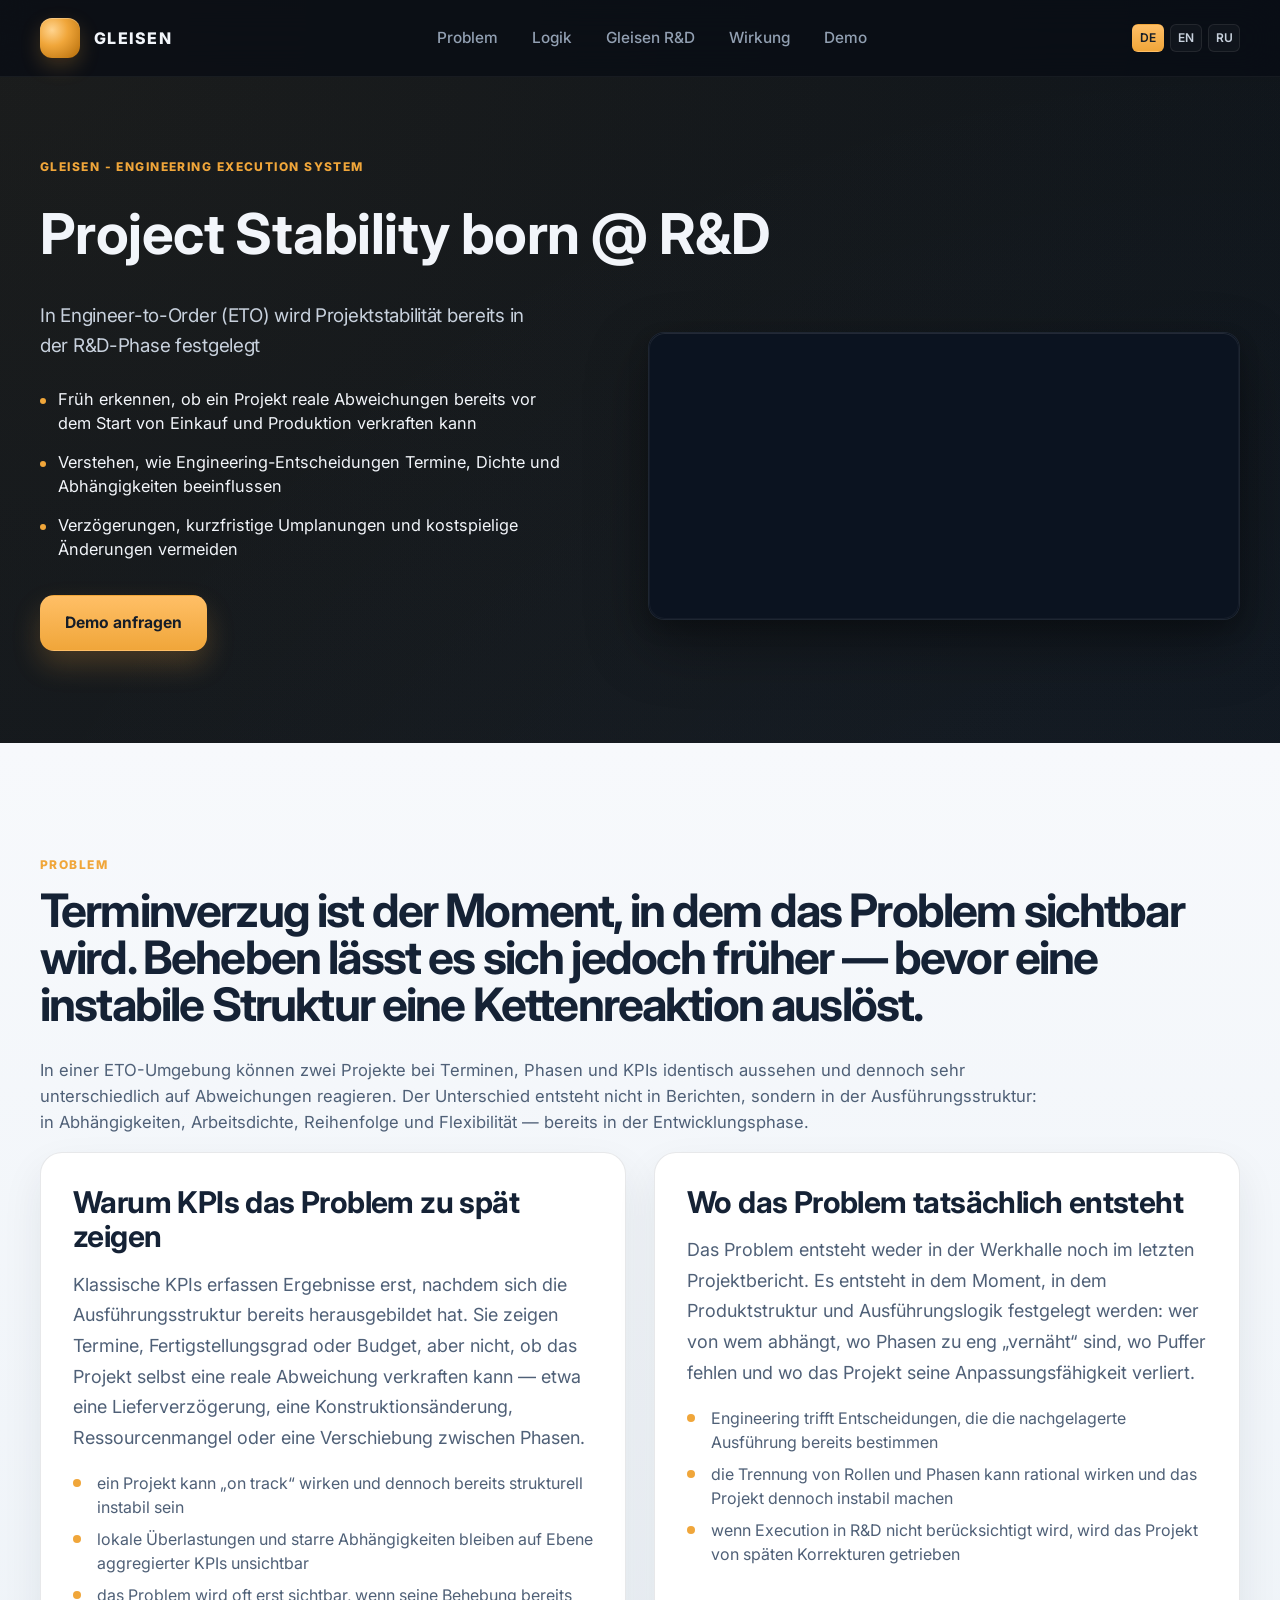
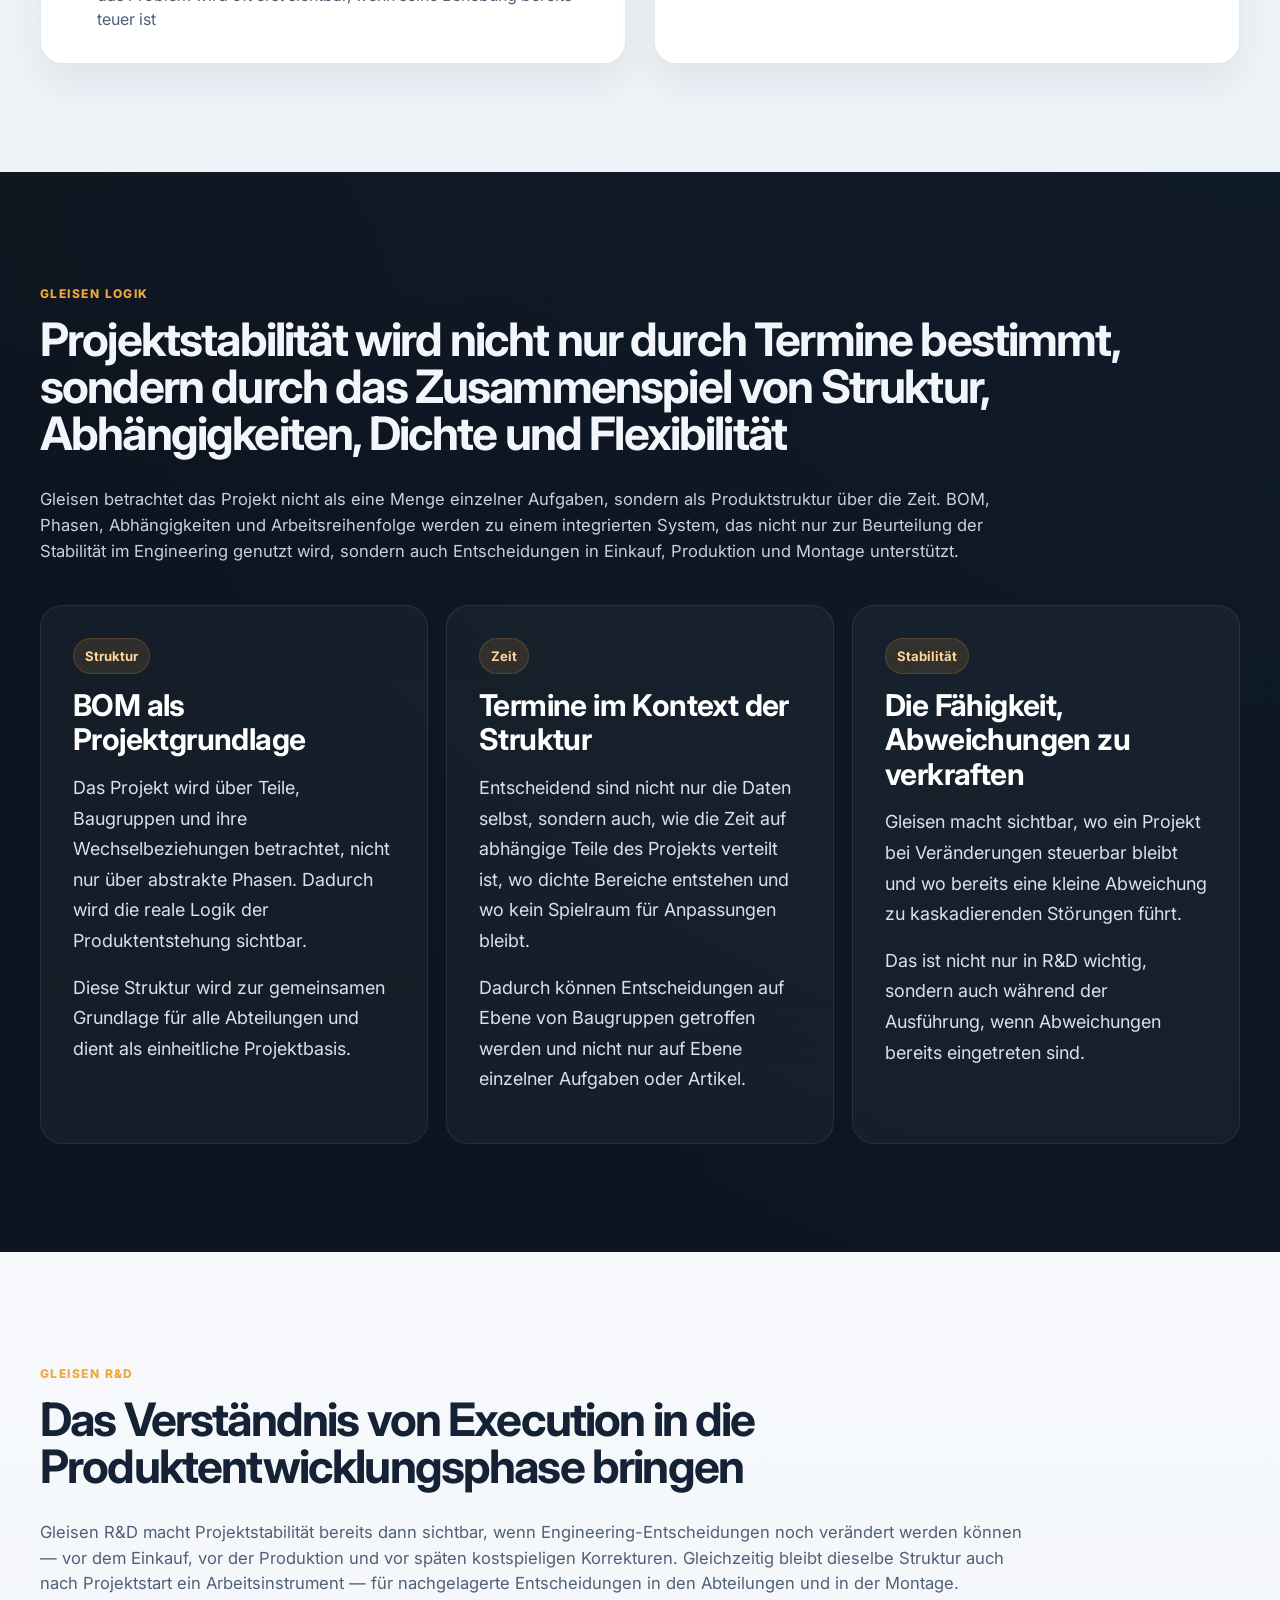
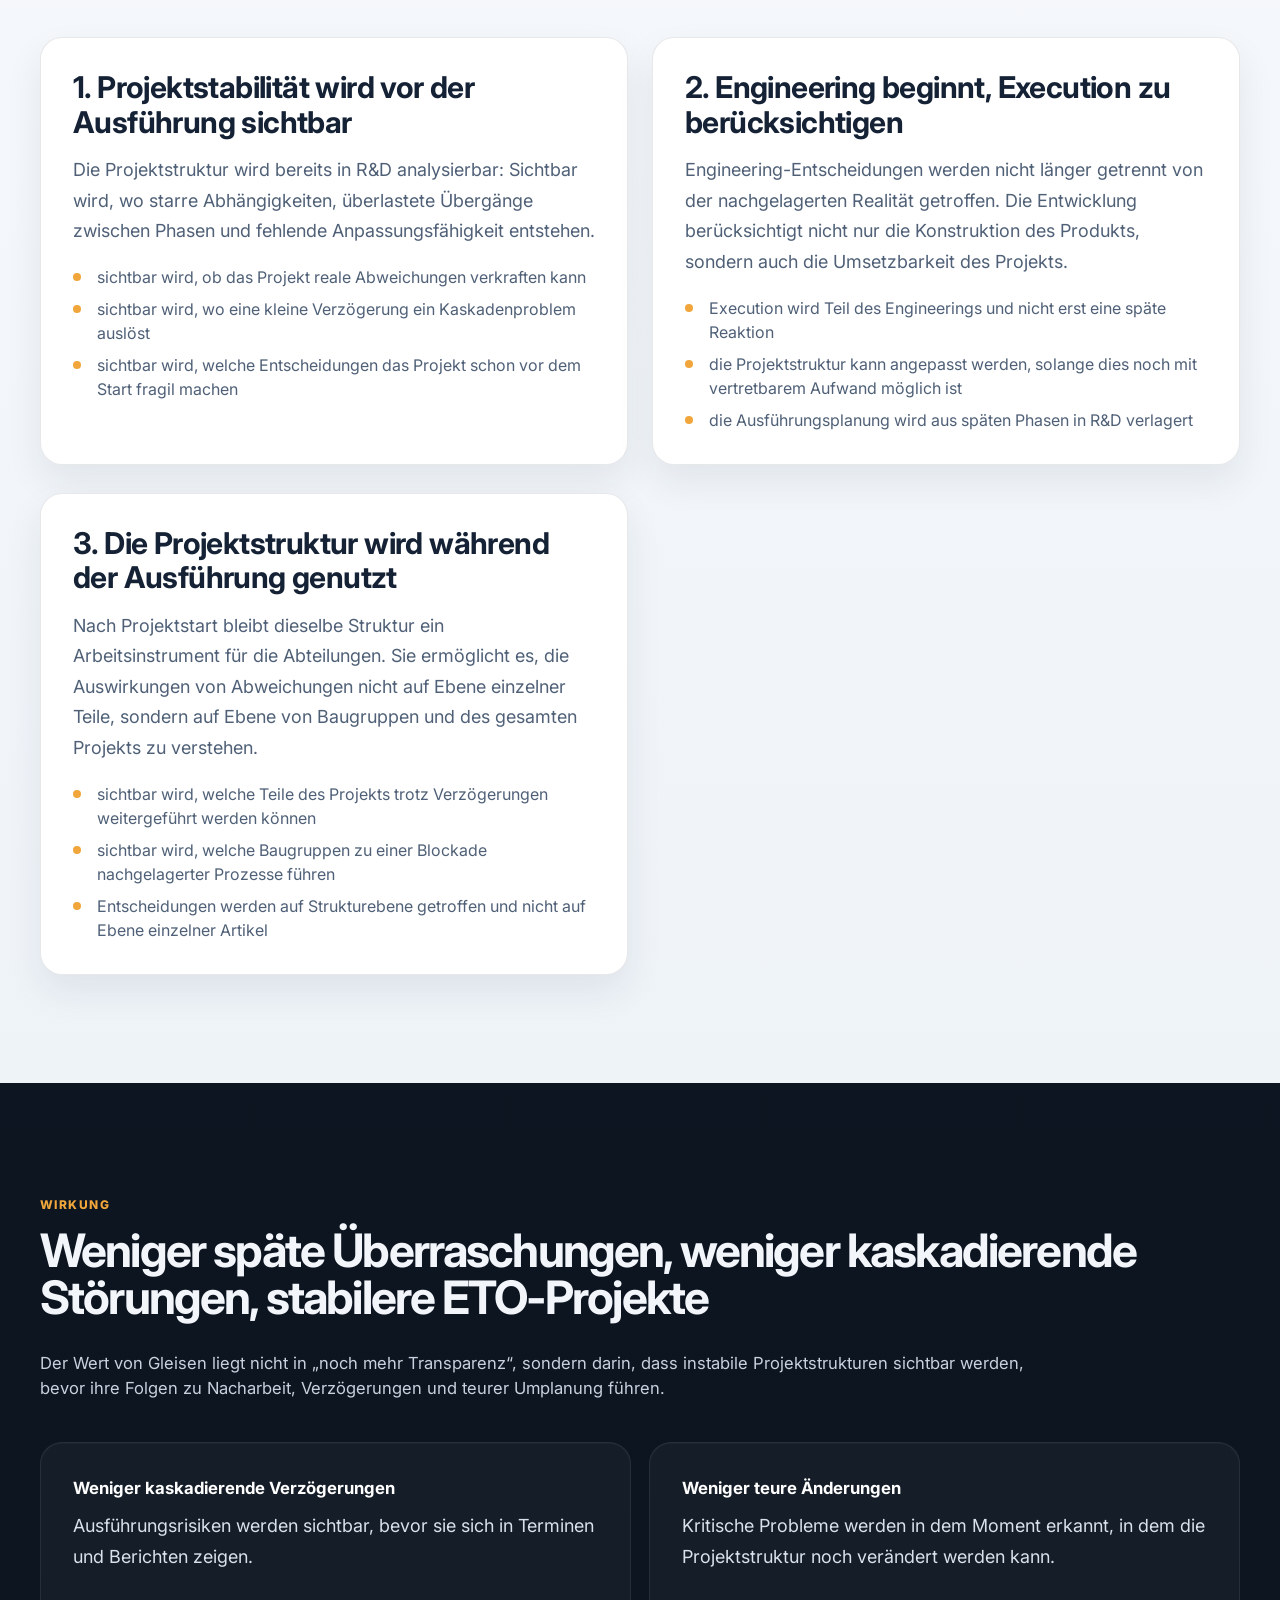
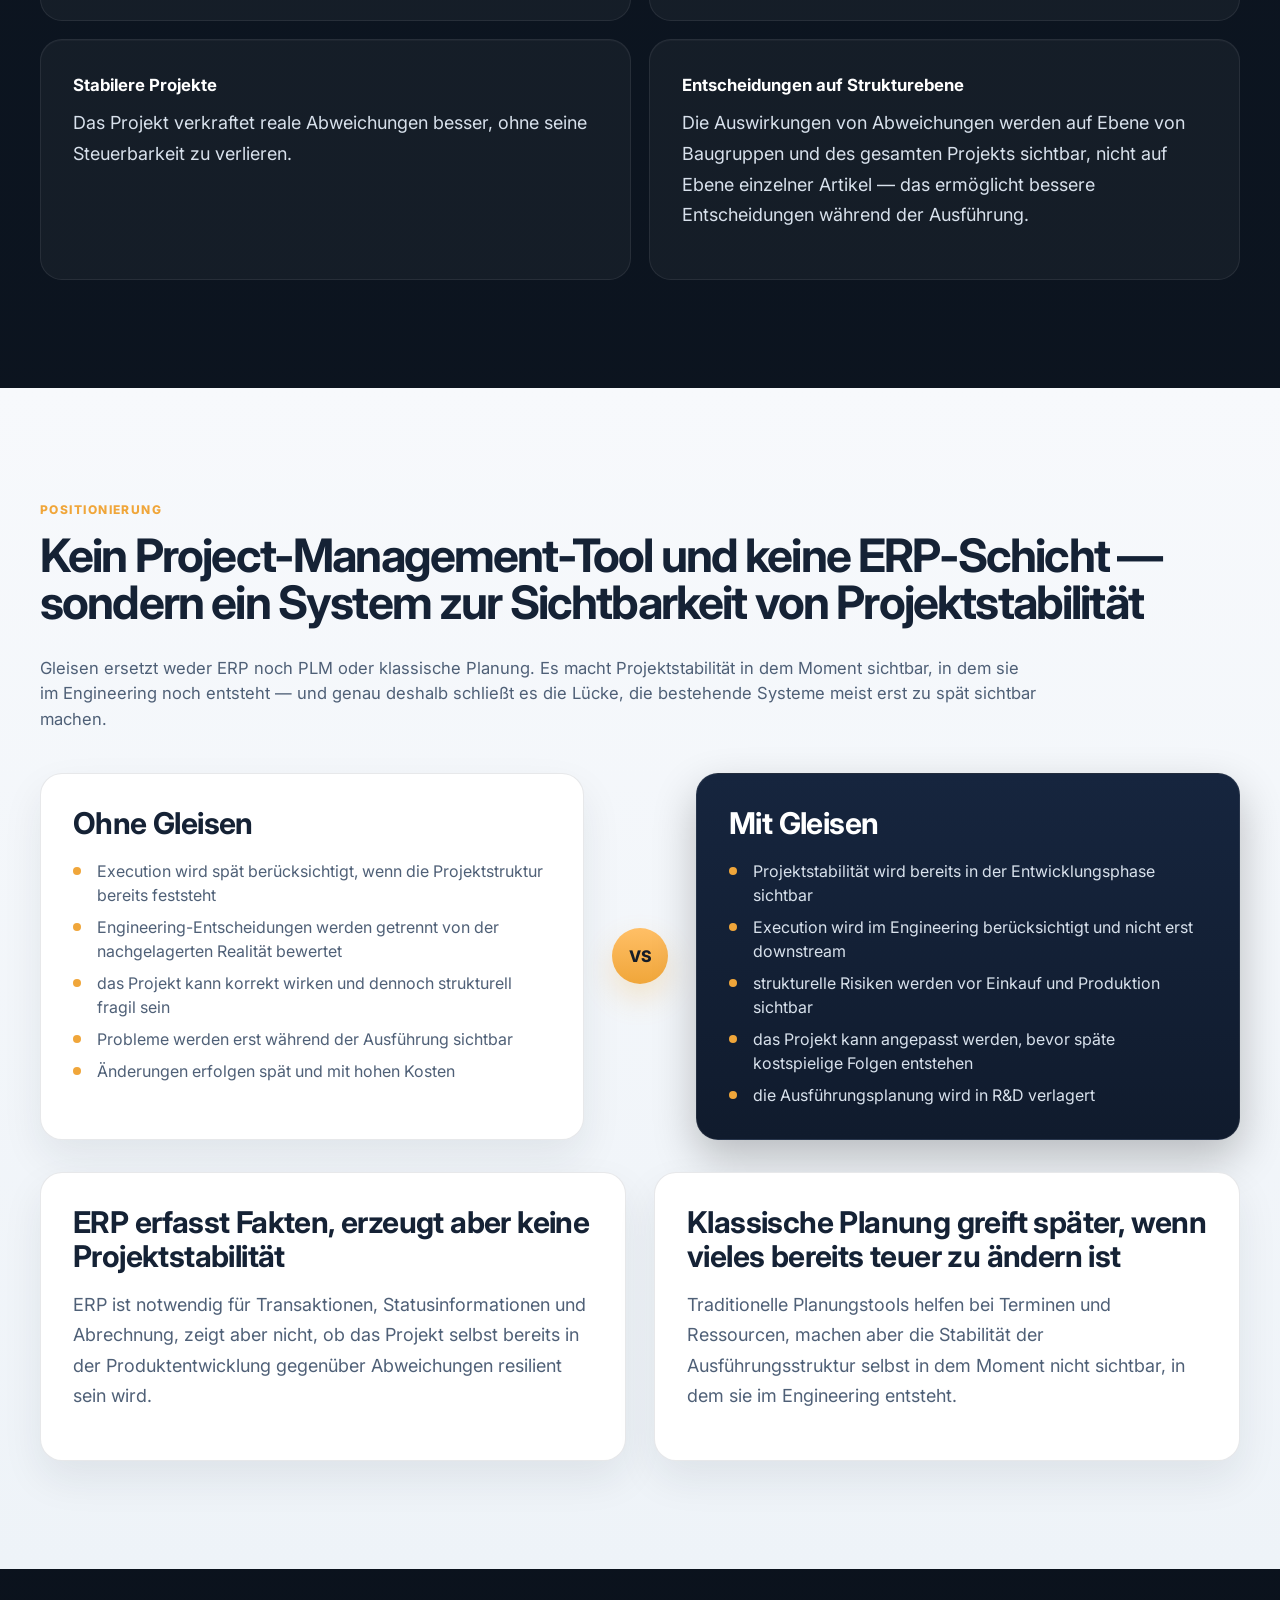
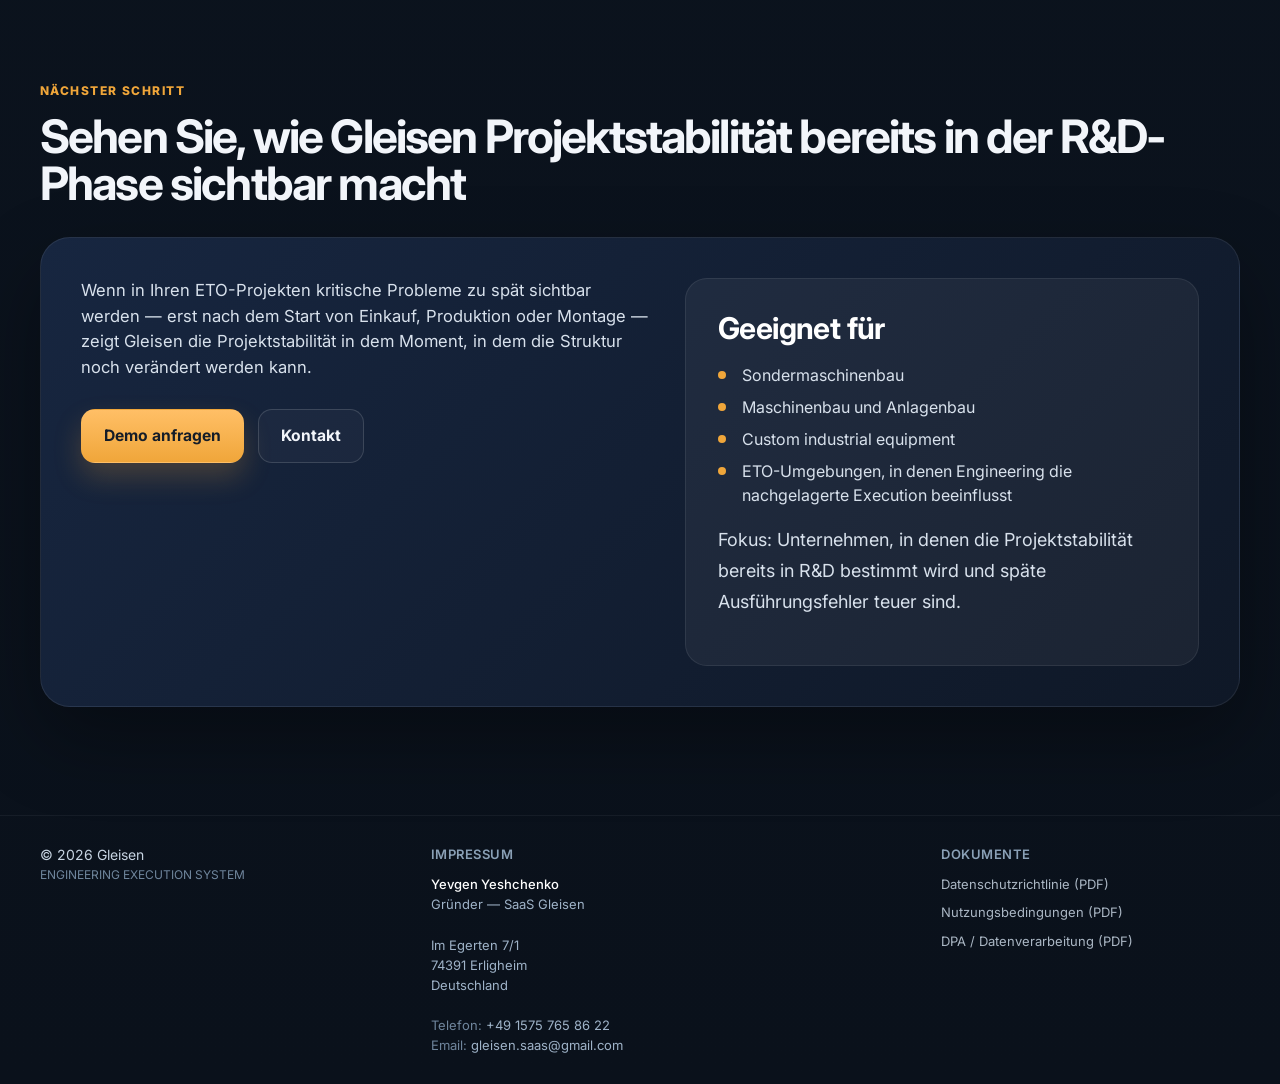
<file: index.html>
<!DOCTYPE html>
<html lang="de">

<head>
  <meta charset="UTF-8" />
  <meta name="viewport" content="width=device-width, initial-scale=1.0" />

  <title>Gleisen R&D — Project Stability born @ R&D</title>
  <meta name="description"
    content="Gleisen R&D macht Projektstabilität bereits in der Produktentwicklung sichtbar. Für ETO- und Industrieprojekte, bei denen die Ausführung schon im Engineering festgelegt wird." />
  <meta name="keywords"
    content="Engineering-to-Order software, ETO Plattform, project stability, execution stability, engineering execution system, Gleisen R&D, industrial SaaS, Maschinenbau SaaS, ETO planning, execution in engineering" />
  <meta name="robots" content="index,follow,max-image-preview:large,max-snippet:-1,max-video-preview:-1" />
  <meta name="author" content="Gleisen" />

  <link rel="canonical" href="https://www.gleisen.com/" />
  <link rel="alternate" hreflang="de" href="https://www.gleisen.com/" />
  <link rel="alternate" hreflang="en" href="https://www.gleisen.com/en.html" />
  <link rel="alternate" hreflang="ru" href="https://www.gleisen.com/ru.html" />
  <link rel="alternate" hreflang="x-default" href="https://www.gleisen.com/" />

  <meta property="og:type" content="website" />
  <meta property="og:title" content="Gleisen R&D — Project Stability born @ R&D" />
  <meta property="og:description"
    content="Gleisen macht Projektstabilität bereits in der Entwicklung sichtbar — vor Einkauf, Produktion und späten kostspieligen Änderungen." />
  <meta property="og:url" content="https://www.gleisen.com/" />
  <meta property="og:site_name" content="Gleisen" />
  <meta property="og:locale" content="de_DE" />

  <meta name="twitter:card" content="summary_large_image" />
  <meta name="twitter:title" content="Gleisen R&D — Project Stability born @ R&D" />
  <meta name="twitter:description"
    content="Projektstabilität wird bereits in der R&amp;D-Phase sichtbar — bevor Ausführungsfehler teuer werden." />

  <link rel="preconnect" href="https://fonts.googleapis.com">
  <link rel="preconnect" href="https://fonts.gstatic.com" crossorigin>
  <link href="https://fonts.googleapis.com/css2?family=Inter:wght@400;500;600;700;800&display=swap" rel="stylesheet">
  <link rel="stylesheet" href="styles.css" />

  <script type="application/ld+json">
  {
    "@context": "https://schema.org",
    "@type": "SoftwareApplication",
    "name": "Gleisen",
    "applicationCategory": "BusinessApplication",
    "operatingSystem": "Web",
    "description": "Gleisen R&D makes project stability visible during product development by connecting product structure, dependencies, time and execution logic in Engineering-to-Order environments.",
    "inLanguage": "de",
    "offers": {
      "@type": "Offer",
      "price": "0",
      "priceCurrency": "EUR"
    }
  }
  </script>
  <script src="script.js" defer></script>
</head>

<body>
  <header class="site-header">
    <div class="container nav">
      <a href="index.html" class="brand" aria-label="Gleisen Startseite">
        <span class="brand-mark" aria-hidden="true"></span>
        <span class="brand-text">GLEISEN</span>
      </a>

      <nav class="nav-links" aria-label="Hauptnavigation">
        <a href="#problem">Problem</a>
        <a href="#platform">Logik</a>
        <a href="#solution">Gleisen R&amp;D</a>
        <a href="#impact">Wirkung</a>
        <a href="#contact">Demo</a>
      </nav>

      <div class="header-actions">
        <div class="lang-switch" aria-label="Sprachumschalter">
          <a href="index.html" class="active" lang="de">DE</a>
          <a href="en.html" lang="en">EN</a>
          <a href="ru.html" lang="ru">RU</a>
        </div>
      </div>
    </div>
  </header>

  <main>

    <section class="hero">
      <div class="container">
        <div class="hero-top">
          <span class="eyebrow">GLEISEN - ENGINEERING EXECUTION SYSTEM</span>
          <h1>Project Stability born @ R&amp;D</h1>
        </div>

        <div class="hero-grid">

          <div class="hero-left">

            <div class="hero-text">
              <p class="hero-subline">
                In Engineer-to-Order (ETO) wird Projektstabilität bereits in der R&amp;D-Phase festgelegt
              </p>

              <div class="hero-points">
                <div class="item">Früh erkennen, ob ein Projekt reale Abweichungen bereits vor dem Start von Einkauf und Produktion verkraften kann</div>
                <div class="item">Verstehen, wie Engineering-Entscheidungen Termine, Dichte und Abhängigkeiten beeinflussen</div>
                <div class="item">Verzögerungen, kurzfristige Umplanungen und kostspielige Änderungen vermeiden</div>
              </div>
            </div>

            <div class="btn-row hero-actions">
              <a href="#contact" class="btn btn-primary">Demo anfragen</a>
            </div>

          </div>

          <div class="hero-right">
            <div class="hero-media" id="openVideo">
              <video class="hero-video" src="assets/dashboard.mp4" muted autoplay loop></video>
            </div>

            <div class="video-modal" id="videoModal">
              <div class="video-modal-backdrop"></div>
              <div class="video-modal-content">
                <video src="assets/dashboard.mp4" controls autoplay></video>
              </div>
            </div>

          </div>
        </div>
      </div>
    </section>

    <section id="problem" class="section light-section">
      <div class="container">
        <div class="section-header">
          <span class="eyebrow">Problem</span>
          <h2 class="section-title">
            Terminverzug ist der Moment, in dem das Problem sichtbar wird. Beheben lässt es sich jedoch früher — bevor
            eine instabile Struktur eine Kettenreaktion auslöst.
          </h2>
        </div>

        <p class="section-intro narrow">
          In einer ETO-Umgebung können zwei Projekte bei Terminen, Phasen und KPIs identisch aussehen und dennoch sehr unterschiedlich
          auf Abweichungen reagieren. Der Unterschied entsteht nicht in Berichten, sondern in der Ausführungsstruktur:
          in Abhängigkeiten, Arbeitsdichte, Reihenfolge und Flexibilität — bereits in der Entwicklungsphase.
        </p>

        <div class="cards-grid">
          <div class="card">
            <h3>Warum KPIs das Problem zu spät zeigen</h3>
            <p>
              Klassische KPIs erfassen Ergebnisse erst, nachdem sich die Ausführungsstruktur bereits herausgebildet hat.
              Sie zeigen Termine, Fertigstellungsgrad oder Budget, aber nicht, ob das Projekt selbst eine reale Abweichung
              verkraften kann — etwa eine Lieferverzögerung, eine Konstruktionsänderung, Ressourcenmangel oder eine Verschiebung zwischen Phasen.
            </p>
            <ul class="list">
              <li>ein Projekt kann „on track“ wirken und dennoch bereits strukturell instabil sein</li>
              <li>lokale Überlastungen und starre Abhängigkeiten bleiben auf Ebene aggregierter KPIs unsichtbar</li>
              <li>das Problem wird oft erst sichtbar, wenn seine Behebung bereits teuer ist</li>
            </ul>
          </div>

          <div class="card">
            <h3>Wo das Problem tatsächlich entsteht</h3>
            <p>
              Das Problem entsteht weder in der Werkhalle noch im letzten Projektbericht. Es entsteht in dem Moment,
              in dem Produktstruktur und Ausführungslogik festgelegt werden: wer von wem abhängt, wo Phasen zu eng
              „vernäht“ sind, wo Puffer fehlen und wo das Projekt seine Anpassungsfähigkeit verliert.
            </p>
            <ul class="list">
              <li>Engineering trifft Entscheidungen, die die nachgelagerte Ausführung bereits bestimmen</li>
              <li>die Trennung von Rollen und Phasen kann rational wirken und das Projekt dennoch instabil machen</li>
              <li>wenn Execution in R&amp;D nicht berücksichtigt wird, wird das Projekt von späten Korrekturen getrieben</li>
            </ul>
          </div>
        </div>
      </div>
    </section>

    <section id="platform" class="section">
      <div class="container">
        <div class="section-header">
          <span class="eyebrow">Gleisen Logik</span>
          <h2 class="section-title">
            Projektstabilität wird nicht nur durch Termine bestimmt, sondern durch das Zusammenspiel von Struktur, Abhängigkeiten, Dichte und Flexibilität
          </h2>
        </div>

        <p class="section-intro">
          Gleisen betrachtet das Projekt nicht als eine Menge einzelner Aufgaben, sondern als Produktstruktur über die Zeit.
          BOM, Phasen, Abhängigkeiten und Arbeitsreihenfolge werden zu einem integrierten System,
          das nicht nur zur Beurteilung der Stabilität im Engineering genutzt wird,
          sondern auch Entscheidungen in Einkauf, Produktion und Montage unterstützt.
        </p>

        <div class="flow-line">
          <div class="flow-card">
            <div class="label">Struktur</div>
            <h3>BOM als Projektgrundlage</h3>
            <p>
              Das Projekt wird über Teile, Baugruppen und ihre Wechselbeziehungen betrachtet, nicht nur über abstrakte Phasen.
              Dadurch wird die reale Logik der Produktentstehung sichtbar.
            </p>
            <p>
              Diese Struktur wird zur gemeinsamen Grundlage für alle Abteilungen und dient als einheitliche Projektbasis.
            </p>
          </div>

          <div class="flow-card">
            <div class="label">Zeit</div>
            <h3>Termine im Kontext der Struktur</h3>
            <p>
              Entscheidend sind nicht nur die Daten selbst, sondern auch, wie die Zeit auf abhängige Teile des Projekts verteilt ist,
              wo dichte Bereiche entstehen und wo kein Spielraum für Anpassungen bleibt.
            </p>
            <p>
              Dadurch können Entscheidungen auf Ebene von Baugruppen getroffen werden und nicht nur auf Ebene einzelner Aufgaben oder Artikel.
            </p>
          </div>

          <div class="flow-card">
            <div class="label">Stabilität</div>
            <h3>Die Fähigkeit, Abweichungen zu verkraften</h3>
            <p>
              Gleisen macht sichtbar, wo ein Projekt bei Veränderungen steuerbar bleibt
              und wo bereits eine kleine Abweichung zu kaskadierenden Störungen führt.
            </p>
            <p>
              Das ist nicht nur in R&amp;D wichtig, sondern auch während der Ausführung, wenn Abweichungen bereits eingetreten sind.
            </p>
          </div>
        </div>
      </div>
    </section>

    <section id="solution" class="section light-section">
      <div class="container">
        <div class="section-header">
          <span class="eyebrow">Gleisen R&amp;D</span>
          <h2 class="section-title">
            Das Verständnis von Execution in die Produktentwicklungsphase bringen
          </h2>
        </div>

        <p class="section-intro">
          Gleisen R&amp;D macht Projektstabilität bereits dann sichtbar, wenn Engineering-Entscheidungen noch verändert werden können —
          vor dem Einkauf, vor der Produktion und vor späten kostspieligen Korrekturen.
          Gleichzeitig bleibt dieselbe Struktur auch nach Projektstart ein Arbeitsinstrument —
          für nachgelagerte Entscheidungen in den Abteilungen und in der Montage.
        </p>

        <div class="split">
          <div class="feature-panel light panel-left">
            <h3>1. Projektstabilität wird vor der Ausführung sichtbar</h3>
            <p>
              Die Projektstruktur wird bereits in R&amp;D analysierbar: Sichtbar wird, wo starre Abhängigkeiten,
              überlastete Übergänge zwischen Phasen und fehlende Anpassungsfähigkeit entstehen.
            </p>
            <ul class="list">
              <li>sichtbar wird, ob das Projekt reale Abweichungen verkraften kann</li>
              <li>sichtbar wird, wo eine kleine Verzögerung ein Kaskadenproblem auslöst</li>
              <li>sichtbar wird, welche Entscheidungen das Projekt schon vor dem Start fragil machen</li>
            </ul>
          </div>

          <div class="feature-panel light panel-right">
            <h3>2. Engineering beginnt, Execution zu berücksichtigen</h3>
            <p>
              Engineering-Entscheidungen werden nicht länger getrennt von der nachgelagerten Realität getroffen.
              Die Entwicklung berücksichtigt nicht nur die Konstruktion des Produkts, sondern auch die Umsetzbarkeit des Projekts.
            </p>
            <ul class="list">
              <li>Execution wird Teil des Engineerings und nicht erst eine späte Reaktion</li>
              <li>die Projektstruktur kann angepasst werden, solange dies noch mit vertretbarem Aufwand möglich ist</li>
              <li>die Ausführungsplanung wird aus späten Phasen in R&amp;D verlagert</li>
            </ul>
          </div>
        </div>

        <div class="split" style="margin-top: 28px;">
          <div class="feature-panel light">
            <h3>3. Die Projektstruktur wird während der Ausführung genutzt</h3>
            <p>
              Nach Projektstart bleibt dieselbe Struktur ein Arbeitsinstrument für die Abteilungen.
              Sie ermöglicht es, die Auswirkungen von Abweichungen nicht auf Ebene einzelner Teile,
              sondern auf Ebene von Baugruppen und des gesamten Projekts zu verstehen.
            </p>
            <ul class="list">
              <li>sichtbar wird, welche Teile des Projekts trotz Verzögerungen weitergeführt werden können</li>
              <li>sichtbar wird, welche Baugruppen zu einer Blockade nachgelagerter Prozesse führen</li>
              <li>Entscheidungen werden auf Strukturebene getroffen und nicht auf Ebene einzelner Artikel</li>
            </ul>
          </div>
        </div>
      </div>
    </section>

    <section id="impact" class="section">
      <div class="container">
        <div class="section-header">
          <span class="eyebrow">Wirkung</span>
          <h2 class="section-title">
            Weniger späte Überraschungen, weniger kaskadierende Störungen, stabilere ETO-Projekte
          </h2>
        </div>

        <p class="section-intro narrow">
          Der Wert von Gleisen liegt nicht in „noch mehr Transparenz“, sondern darin, dass instabile Projektstrukturen sichtbar werden,
          bevor ihre Folgen zu Nacharbeit, Verzögerungen und teurer Umplanung führen.
        </p>

        <div class="value-grid">

          <div class="value-card">
            <strong>Weniger kaskadierende Verzögerungen</strong>
            <p>Ausführungsrisiken werden sichtbar, bevor sie sich in Terminen und Berichten zeigen.</p>
          </div>

          <div class="value-card">
            <strong>Weniger teure Änderungen</strong>
            <p>Kritische Probleme werden in dem Moment erkannt, in dem die Projektstruktur noch verändert werden kann.</p>
          </div>

          <div class="value-card">
            <strong>Stabilere Projekte</strong>
            <p>Das Projekt verkraftet reale Abweichungen besser, ohne seine Steuerbarkeit zu verlieren.</p>
          </div>

          <div class="value-card">
            <strong>Entscheidungen auf Strukturebene</strong>
            <p>Die Auswirkungen von Abweichungen werden auf Ebene von Baugruppen und des gesamten Projekts sichtbar, nicht auf Ebene einzelner Artikel — das ermöglicht bessere Entscheidungen während der Ausführung.</p>
          </div>
        </div>
      </div>
    </section>

    <section class="section light-section">
      <div class="container">
        <div class="section-header">
          <span class="eyebrow">Positionierung</span>
          <h2 class="section-title">
            Kein Project-Management-Tool und keine ERP-Schicht — sondern ein System zur Sichtbarkeit von Projektstabilität
          </h2>
        </div>

        <p class="section-intro">
          Gleisen ersetzt weder ERP noch PLM oder klassische Planung.
          Es macht Projektstabilität in dem Moment sichtbar, in dem sie im Engineering noch entsteht —
          und genau deshalb schließt es die Lücke, die bestehende Systeme meist erst zu spät sichtbar machen.
        </p>

        <div class="compare compare-top">
          <div class="compare-card left">
            <h3>Ohne Gleisen</h3>
            <ul class="list">
              <li>Execution wird spät berücksichtigt, wenn die Projektstruktur bereits feststeht</li>
              <li>Engineering-Entscheidungen werden getrennt von der nachgelagerten Realität bewertet</li>
              <li>das Projekt kann korrekt wirken und dennoch strukturell fragil sein</li>
              <li>Probleme werden erst während der Ausführung sichtbar</li>
              <li>Änderungen erfolgen spät und mit hohen Kosten</li>
            </ul>
          </div>

          <div class="vs">VS</div>

          <div class="compare-card right">
            <h3>Mit Gleisen</h3>
            <ul class="list">
              <li>Projektstabilität wird bereits in der Entwicklungsphase sichtbar</li>
              <li>Execution wird im Engineering berücksichtigt und nicht erst downstream</li>
              <li>strukturelle Risiken werden vor Einkauf und Produktion sichtbar</li>
              <li>das Projekt kann angepasst werden, bevor späte kostspielige Folgen entstehen</li>
              <li>die Ausführungsplanung wird in R&amp;D verlagert</li>
            </ul>
          </div>
        </div>

        <div class="cards-grid positioning-grid">
          <div class="card positioning-card">
            <h3>ERP erfasst Fakten, erzeugt aber keine Projektstabilität</h3>
            <p>
              ERP ist notwendig für Transaktionen, Statusinformationen und Abrechnung, zeigt aber nicht, ob das Projekt selbst bereits in der Produktentwicklung
              gegenüber Abweichungen resilient sein wird.
            </p>
          </div>
          <div class="card positioning-card">
            <h3>Klassische Planung greift später, wenn vieles bereits teuer zu ändern ist</h3>
            <p>
              Traditionelle Planungstools helfen bei Terminen und Ressourcen, machen aber die Stabilität der
              Ausführungsstruktur selbst in dem Moment nicht sichtbar, in dem sie im Engineering entsteht.
            </p>
          </div>
        </div>
      </div>
    </section>

    <section id="contact" class="section">
      <div class="container">
        <div class="section-header">
          <span class="eyebrow">Nächster Schritt</span>
          <h2 class="section-title">
            Sehen Sie, wie Gleisen Projektstabilität bereits in der R&amp;D-Phase sichtbar macht
          </h2>
        </div>

        <div class="cta-panel">
          <div>
            <p class="section-intro narrow" style="margin-bottom: 28px;">
              Wenn in Ihren ETO-Projekten kritische Probleme zu spät sichtbar werden — erst nach dem Start von Einkauf,
              Produktion oder Montage — zeigt Gleisen die Projektstabilität in dem Moment, in dem die Struktur noch
              verändert werden kann.
            </p>
            <div class="btn-row">
              <a href="mailto:gleisen.saas@gmail.com" class="btn btn-primary">Demo anfragen</a>
              <a href="mailto:gleisen.saas@gmail.com" class="btn btn-secondary">Kontakt</a>
            </div>
          </div>

          <div class="cta-box">
            <h3>Geeignet für</h3>
            <ul class="list">
              <li>Sondermaschinenbau</li>
              <li>Maschinenbau und Anlagenbau</li>
              <li>Custom industrial equipment</li>
              <li>ETO-Umgebungen, in denen Engineering die nachgelagerte Execution beeinflusst</li>
            </ul>
            <p style="margin-top:18px;">
              Fokus: Unternehmen, in denen die Projektstabilität bereits in R&amp;D bestimmt wird und späte Ausführungsfehler teuer sind.
            </p>
          </div>
        </div>
      </div>
    </section>
  </main>

  <footer class="footer">
    <div class="container footer-grid">

      <div class="footer-brand-block">
        <div class="footer-brand-line">© 2026 Gleisen</div>
        <div class="muted-small">
          ENGINEERING EXECUTION SYSTEM
        </div>
      </div>

      <div class="footer-legal">
        <div class="footer-title">Impressum</div>

        <div class="footer-text">
          <strong>Yevgen Yeshchenko</strong><br>
          Gründer — SaaS Gleisen<br><br>

          Im Egerten 7/1<br>
          74391 Erligheim<br>
          Deutschland<br><br>

          <span class="footer-label">Telefon:</span> +49 1575 765 86 22<br>
          <span class="footer-label">Email:</span>
          <a href="mailto:gleisen.saas@gmail.com">gleisen.saas@gmail.com</a>
        </div>
      </div>

      <div class="footer-docs">
        <div class="footer-title">Dokumente</div>

        <nav class="footer-links">
          <a href="#" target="_blank" rel="noopener noreferrer">
            Datenschutzrichtlinie (PDF)
          </a>
          <a href="#" target="_blank" rel="noopener noreferrer">
            Nutzungsbedingungen (PDF)
          </a>
          <a href="#" target="_blank" rel="noopener noreferrer">
            DPA / Datenverarbeitung (PDF)
          </a>
        </nav>
      </div>

    </div>
  </footer>

</body>

</html>
</file>
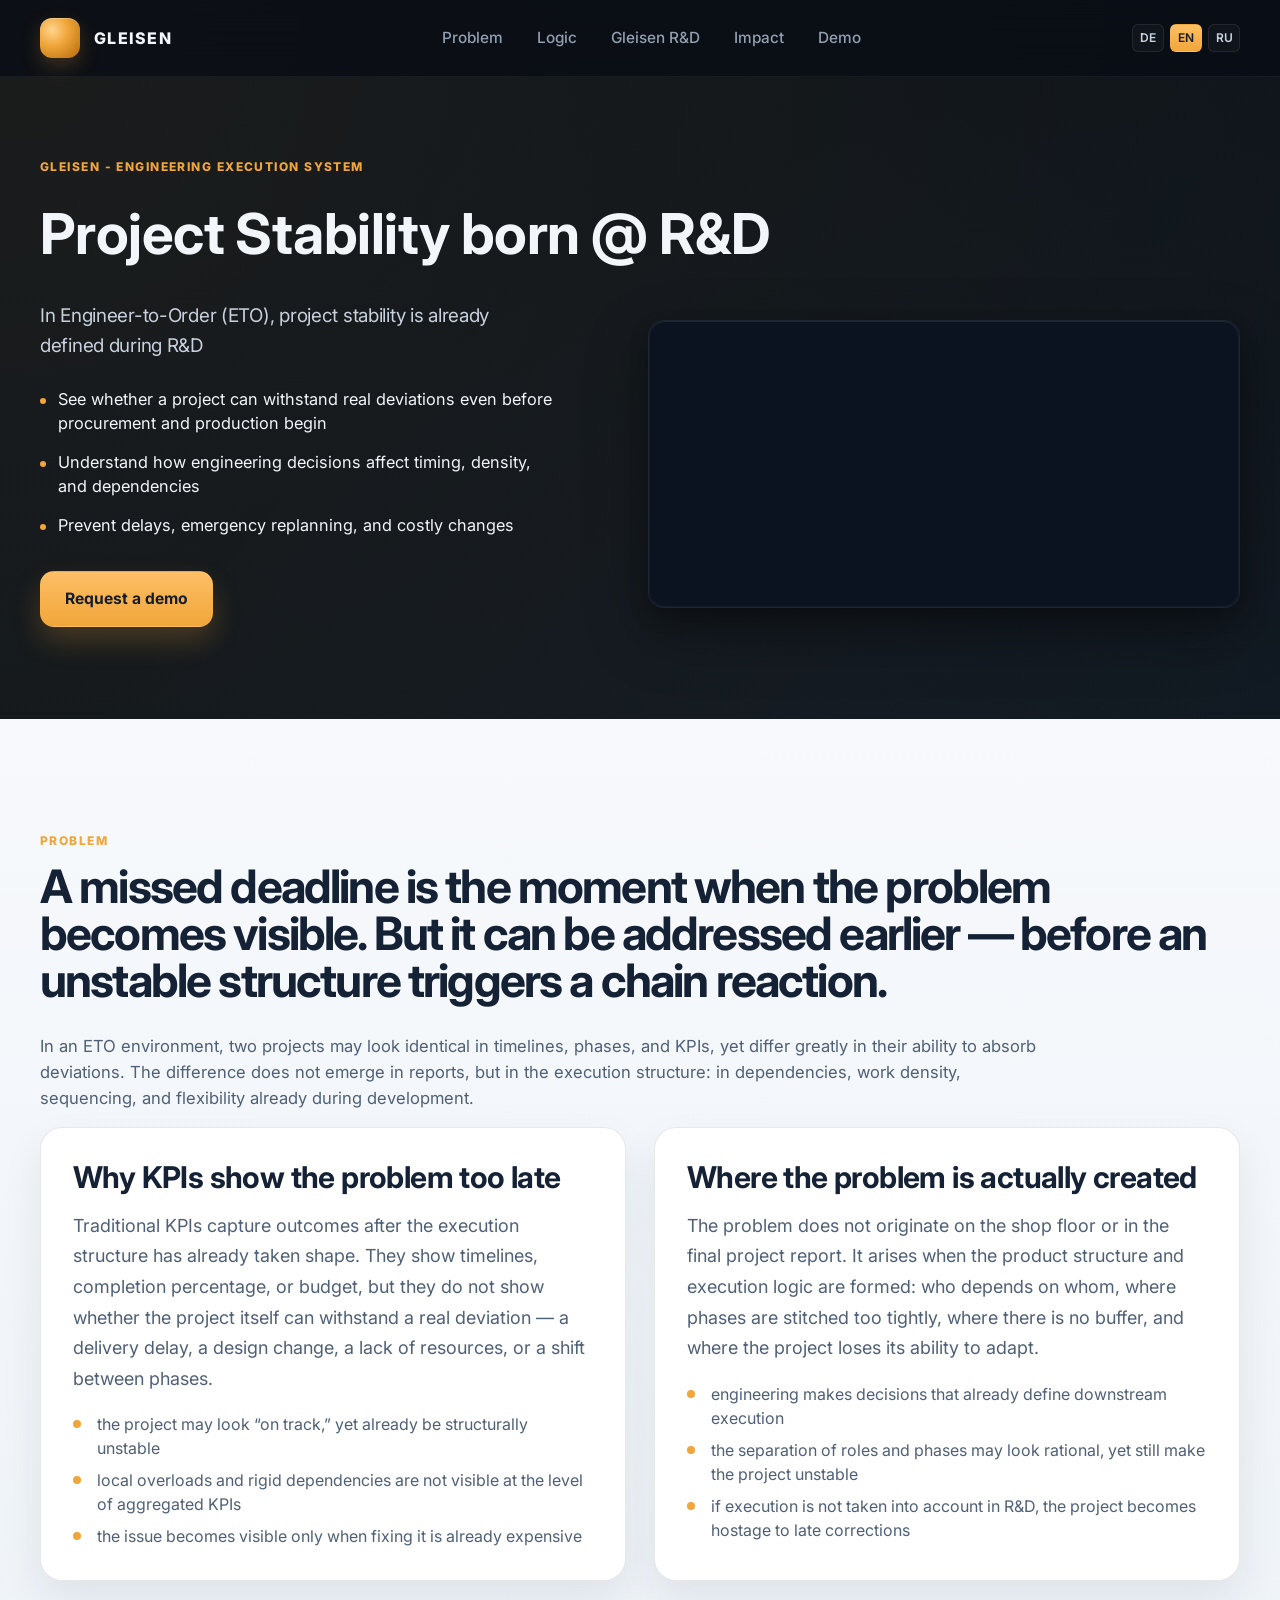
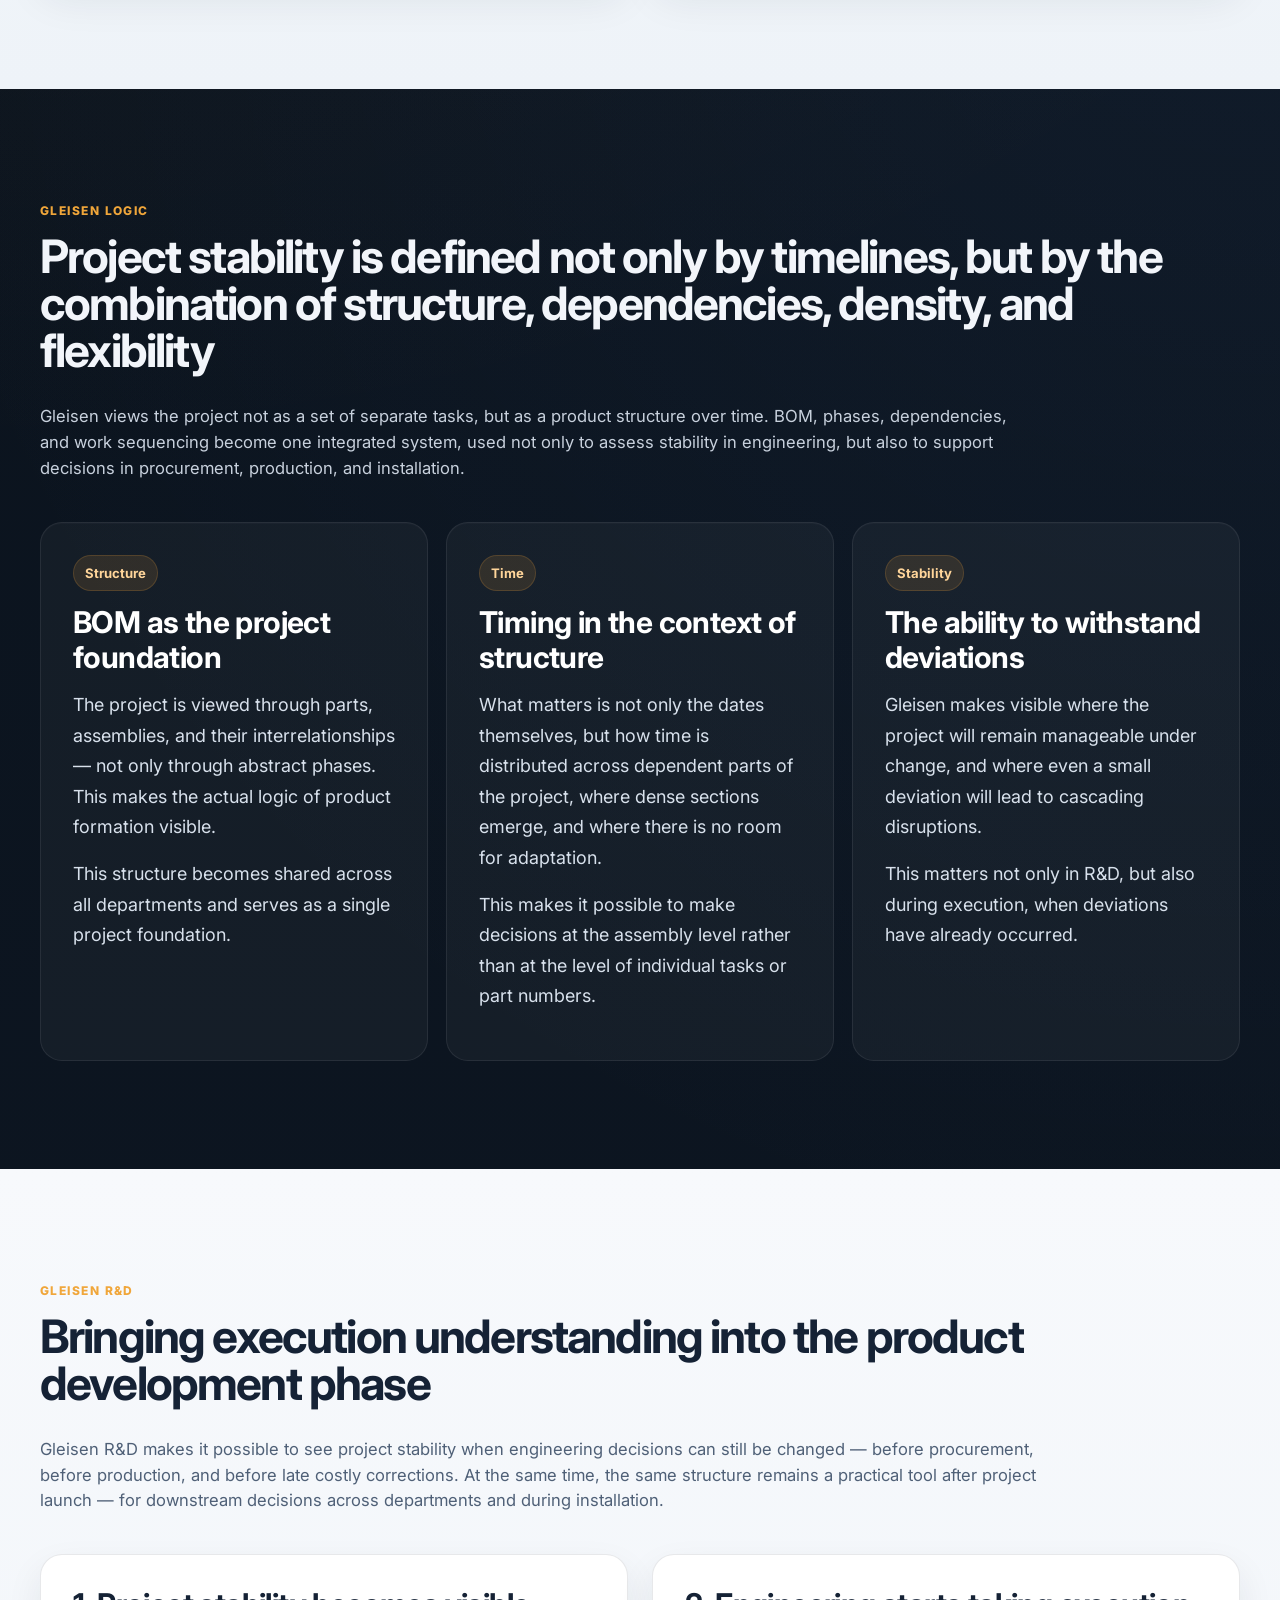
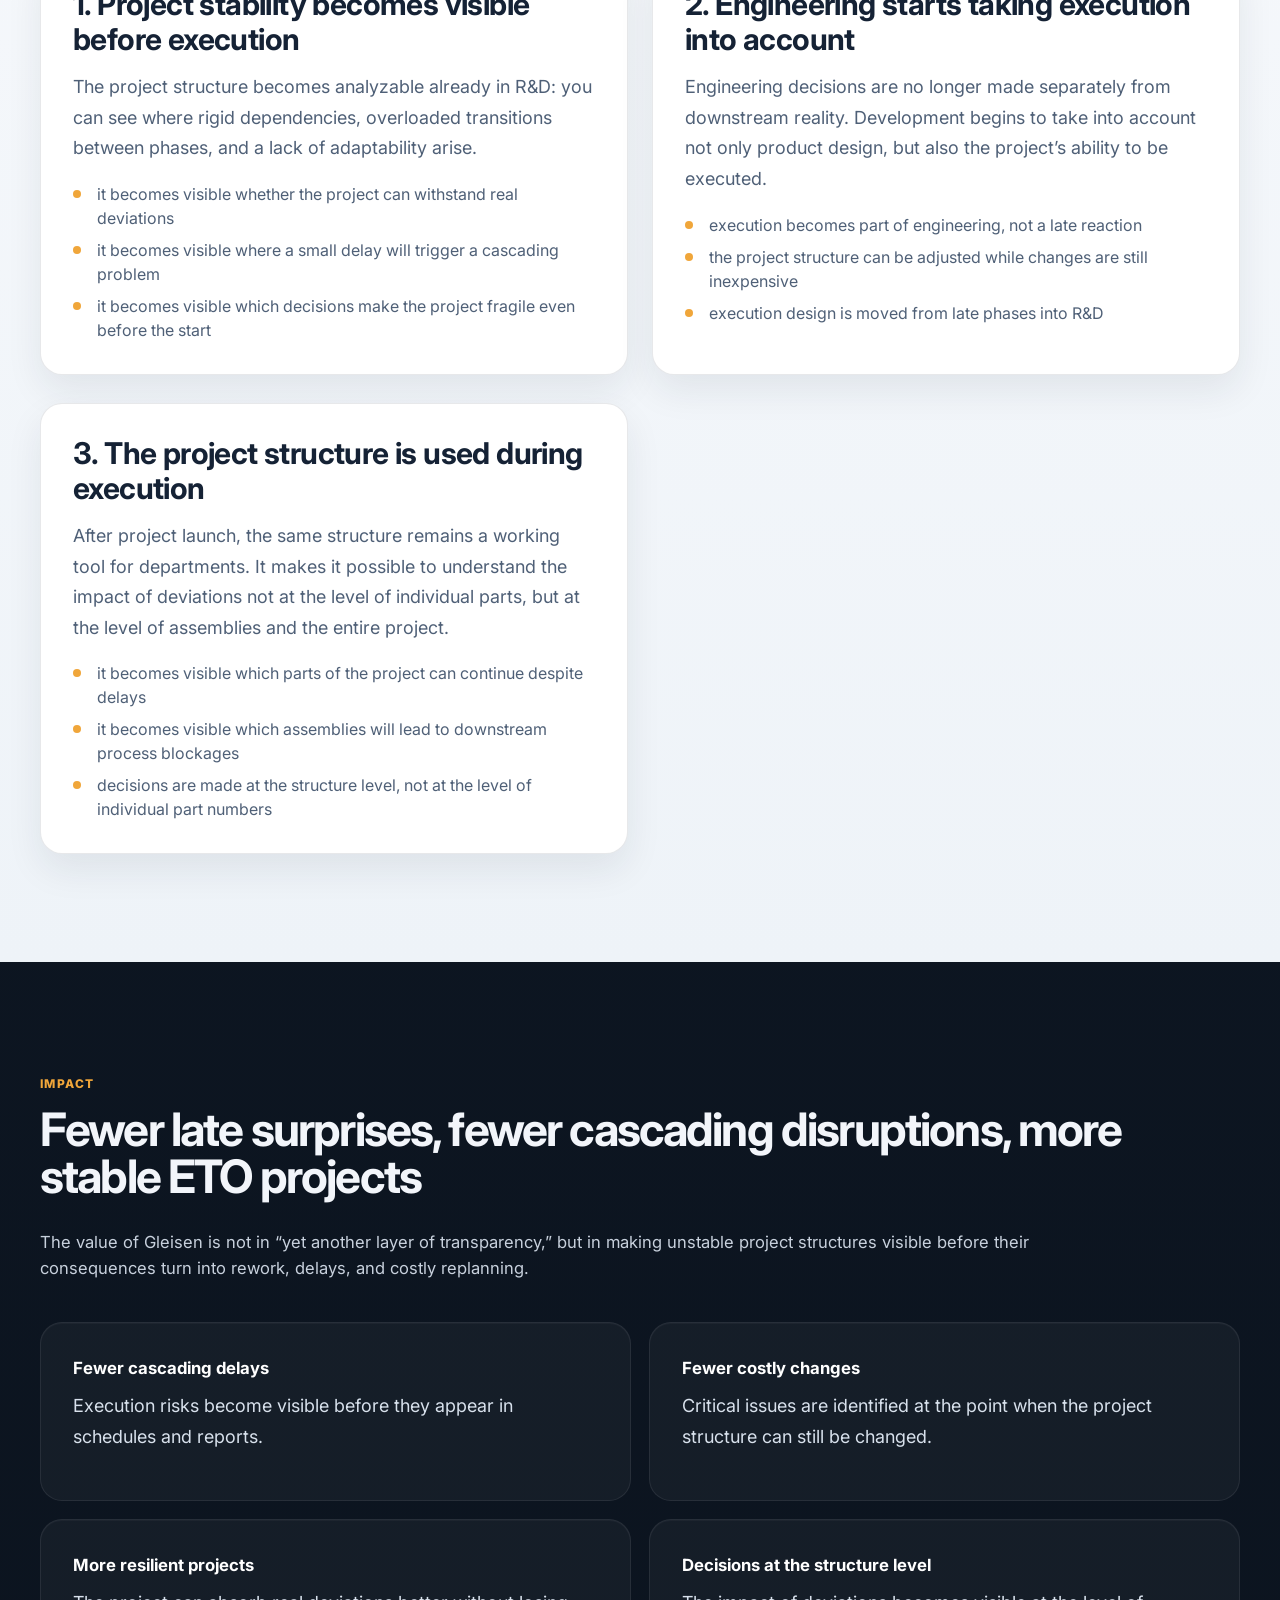
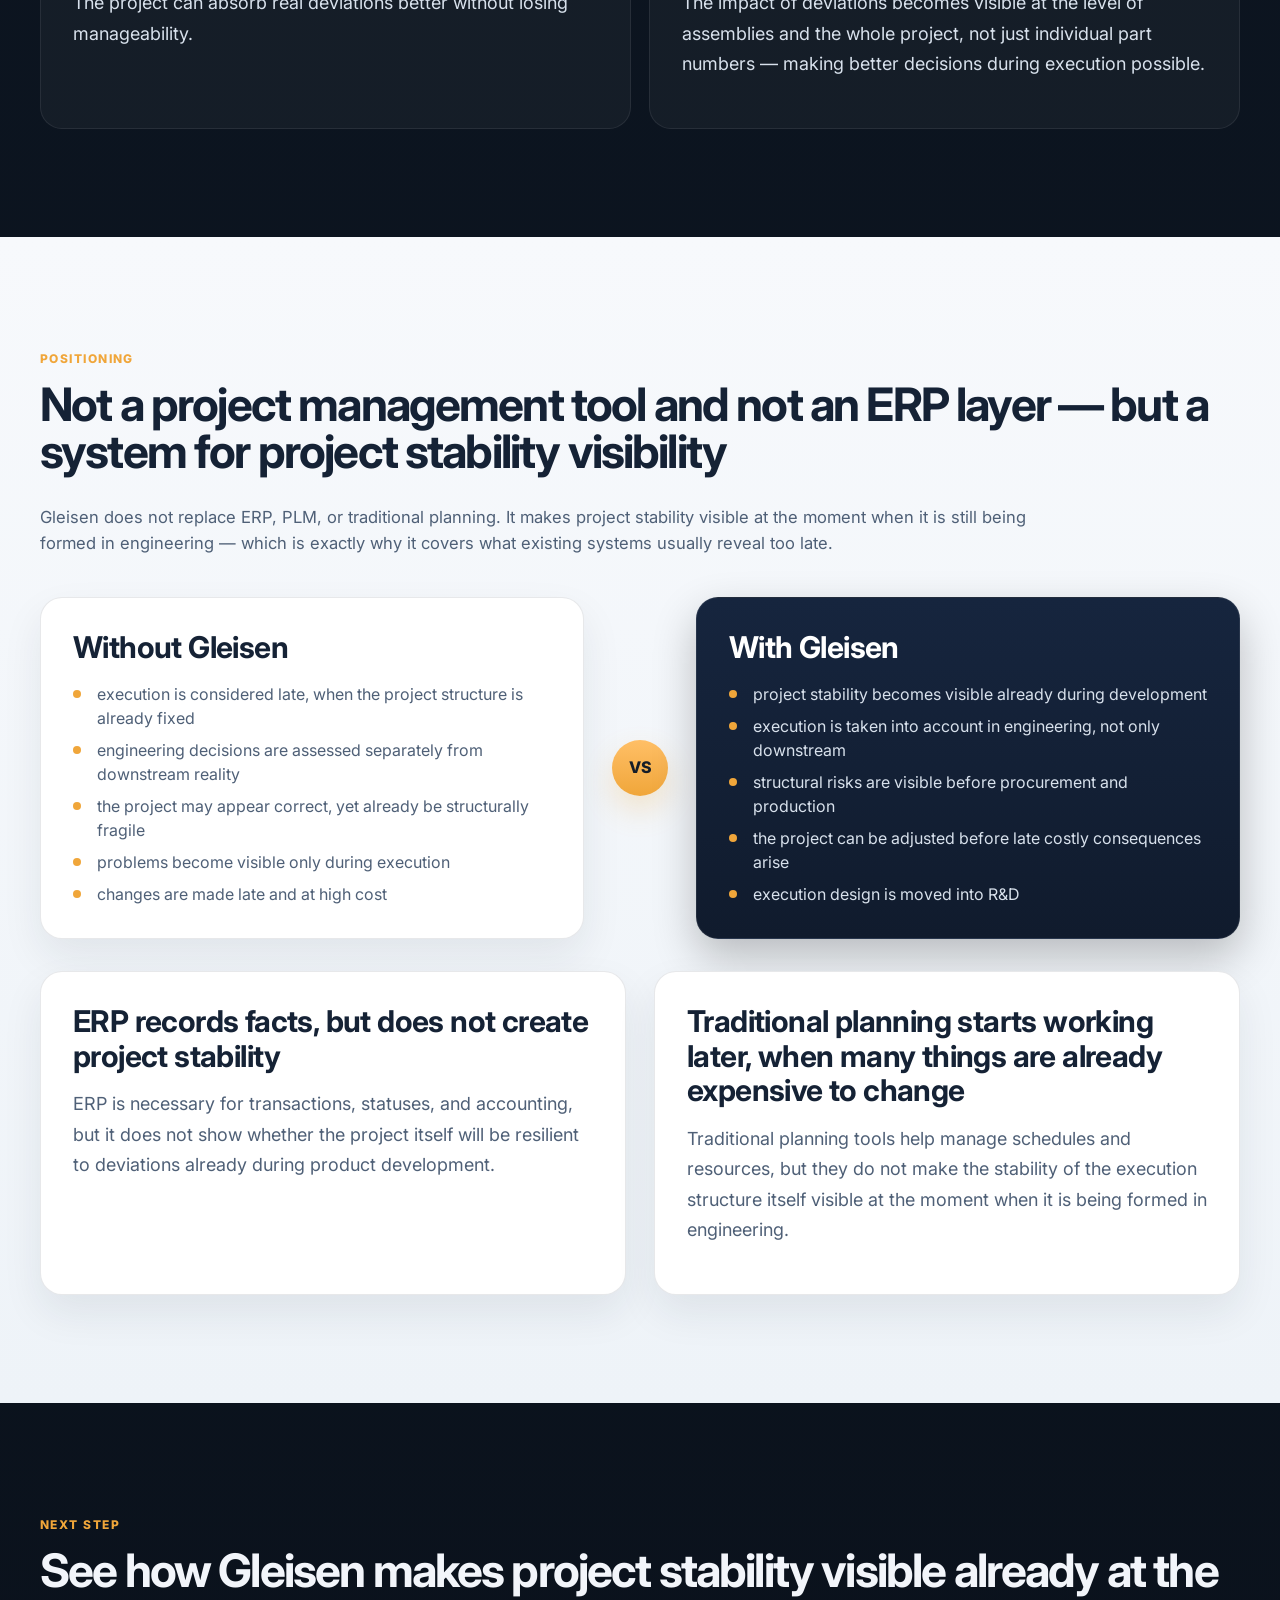
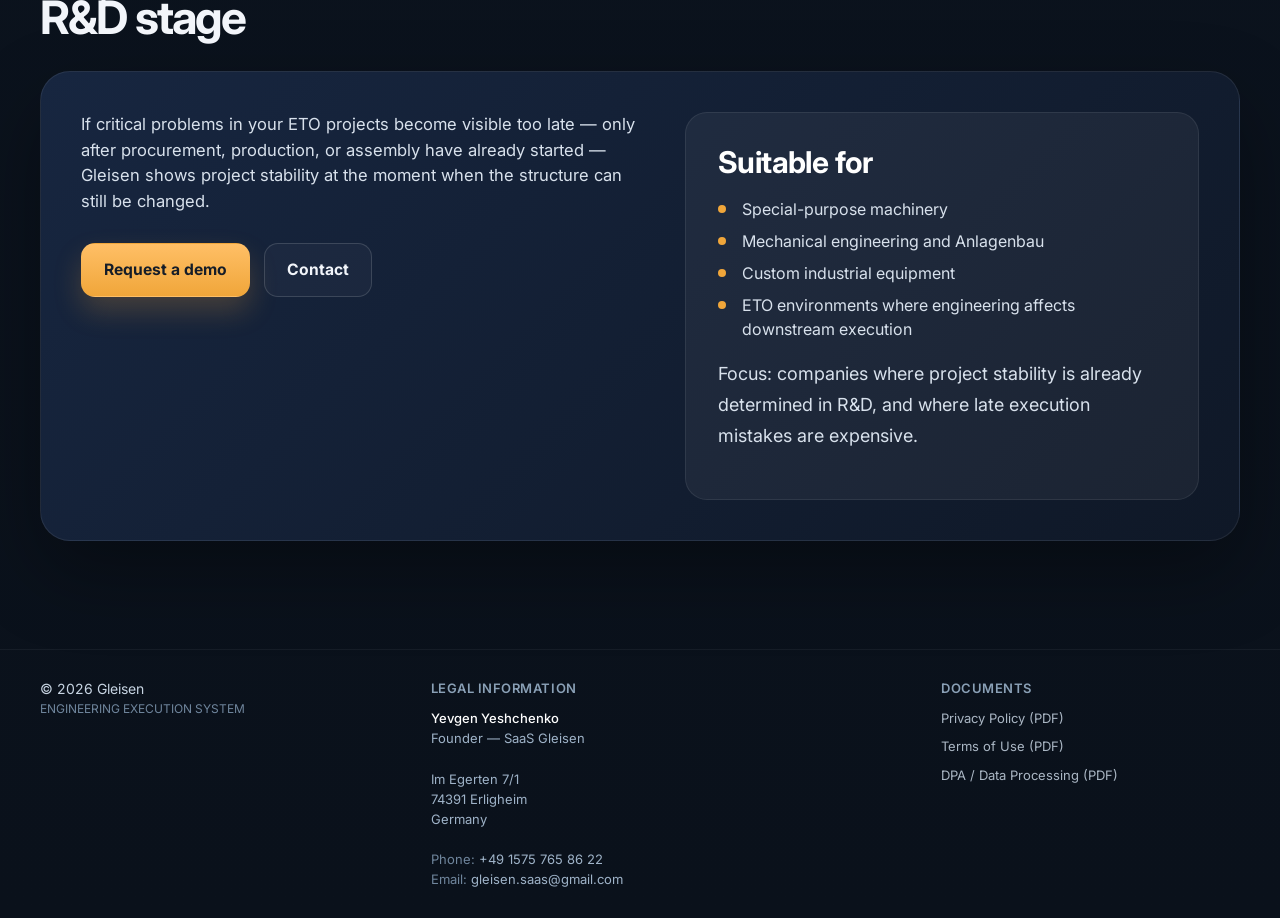
<file: en.html>
<!DOCTYPE html>
<html lang="en">

<head>
  <meta charset="UTF-8" />
  <meta name="viewport" content="width=device-width, initial-scale=1.0" />

  <title>Gleisen R&D — Project Stability born @ R&D</title>
  <meta name="description"
    content="Gleisen R&D makes project stability visible already during product development. For ETO and industrial projects where execution is still defined in engineering." />
  <meta name="keywords"
    content="Engineering-to-Order software, ETO platform, project stability, execution stability, engineering execution system, Gleisen R&D, industrial SaaS, mechanical engineering SaaS, ETO planning, execution in engineering" />
  <meta name="robots" content="index,follow,max-image-preview:large,max-snippet:-1,max-video-preview:-1" />
  <meta name="author" content="Gleisen" />

  <link rel="canonical" href="https://www.gleisen.com/en.html" />
  <link rel="alternate" hreflang="de" href="https://www.gleisen.com/" />
  <link rel="alternate" hreflang="en" href="https://www.gleisen.com/en.html" />
  <link rel="alternate" hreflang="ru" href="https://www.gleisen.com/ru.html" />
  <link rel="alternate" hreflang="x-default" href="https://www.gleisen.com/" />

  <meta property="og:type" content="website" />
  <meta property="og:title" content="Gleisen R&D — Project Stability born @ R&D" />
  <meta property="og:description"
    content="Gleisen makes project stability visible already during development — before procurement, production, and late costly changes." />
  <meta property="og:url" content="https://www.gleisen.com/en.html" />
  <meta property="og:site_name" content="Gleisen" />
  <meta property="og:locale" content="en_US" />

  <meta name="twitter:card" content="summary_large_image" />
  <meta name="twitter:title" content="Gleisen R&D — Project Stability born @ R&D" />
  <meta name="twitter:description"
    content="Project stability becomes visible already at the R&D stage — before execution mistakes become expensive." />

  <link rel="preconnect" href="https://fonts.googleapis.com">
  <link rel="preconnect" href="https://fonts.gstatic.com" crossorigin>
  <link href="https://fonts.googleapis.com/css2?family=Inter:wght@400;500;600;700;800&display=swap" rel="stylesheet">
  <link rel="stylesheet" href="styles.css" />

  <script type="application/ld+json">
  {
    "@context": "https://schema.org",
    "@type": "SoftwareApplication",
    "name": "Gleisen",
    "applicationCategory": "BusinessApplication",
    "operatingSystem": "Web",
    "description": "Gleisen R&D makes project stability visible during product development by connecting product structure, dependencies, time, and execution logic in Engineering-to-Order environments.",
    "inLanguage": "en",
    "offers": {
      "@type": "Offer",
      "price": "0",
      "priceCurrency": "EUR"
    }
  }
  </script>
  <script src="script.js" defer></script>
</head>

<body>
  <header class="site-header">
    <div class="container nav">
      <a href="index.html" class="brand" aria-label="Gleisen home page">
        <span class="brand-mark" aria-hidden="true"></span>
        <span class="brand-text">GLEISEN</span>
      </a>

      <nav class="nav-links" aria-label="Main navigation">
        <a href="#problem">Problem</a>
        <a href="#platform">Logic</a>
        <a href="#solution">Gleisen R&amp;D</a>
        <a href="#impact">Impact</a>
        <a href="#contact">Demo</a>
      </nav>

      <div class="header-actions">
        <div class="lang-switch" aria-label="Language switcher">
          <a href="index.html" lang="de">DE</a>
          <a href="en.html" class="active" lang="en">EN</a>
          <a href="ru.html" lang="ru">RU</a>
        </div>
      </div>
    </div>
  </header>

  <main>

    <section class="hero">
      <div class="container">
        <div class="hero-top">
          <span class="eyebrow">GLEISEN - ENGINEERING EXECUTION SYSTEM</span>
          <h1>Project Stability born @ R&amp;D</h1>
        </div>

        <div class="hero-grid">

          <div class="hero-left">

            <div class="hero-text">
              <p class="hero-subline">
                In Engineer-to-Order (ETO), project stability is already defined during R&amp;D
              </p>

              <div class="hero-points">
                <div class="item">See whether a project can withstand real deviations even before procurement and production begin</div>
                <div class="item">Understand how engineering decisions affect timing, density, and dependencies</div>
                <div class="item">Prevent delays, emergency replanning, and costly changes</div>
              </div>
            </div>

            <div class="btn-row hero-actions">
              <a href="#contact" class="btn btn-primary">Request a demo</a>
            </div>

          </div>

          <div class="hero-right">
            <div class="hero-media" id="openVideo">
              <video class="hero-video" src="assets/dashboard.mp4" muted autoplay loop></video>
            </div>

            <div class="video-modal" id="videoModal">
              <div class="video-modal-backdrop"></div>
              <div class="video-modal-content">
                <video src="assets/dashboard.mp4" controls autoplay></video>
              </div>
            </div>

          </div>
        </div>
      </div>
    </section>

    <section id="problem" class="section light-section">
      <div class="container">
        <div class="section-header">
          <span class="eyebrow">Problem</span>
          <h2 class="section-title">
            A missed deadline is the moment when the problem becomes visible. But it can be addressed earlier — before
            an unstable structure triggers a chain reaction.
          </h2>
        </div>

        <p class="section-intro narrow">
          In an ETO environment, two projects may look identical in timelines, phases, and KPIs, yet differ greatly in
          their ability to absorb deviations. The difference does not emerge in reports, but in the execution structure:
          in dependencies, work density, sequencing, and flexibility already during development.
        </p>

        <div class="cards-grid">
          <div class="card">
            <h3>Why KPIs show the problem too late</h3>
            <p>
              Traditional KPIs capture outcomes after the execution structure has already taken shape. They show
              timelines,
              completion percentage, or budget, but they do not show whether the project itself can withstand a real
              deviation — a delivery delay,
              a design change, a lack of resources, or a shift between phases.
            </p>
            <ul class="list">
              <li>the project may look “on track,” yet already be structurally unstable</li>
              <li>local overloads and rigid dependencies are not visible at the level of aggregated KPIs</li>
              <li>the issue becomes visible only when fixing it is already expensive</li>
            </ul>
          </div>

          <div class="card">
            <h3>Where the problem is actually created</h3>
            <p>
              The problem does not originate on the shop floor or in the final project report. It arises when the
              product structure and execution logic are formed: who depends on whom, where phases are stitched too tightly,
              where there is no buffer,
              and where the project loses its ability to adapt.
            </p>
            <ul class="list">
              <li>engineering makes decisions that already define downstream execution</li>
              <li>the separation of roles and phases may look rational, yet still make the project unstable</li>
              <li>if execution is not taken into account in R&amp;D, the project becomes hostage to late corrections</li>
            </ul>
          </div>
        </div>
      </div>
    </section>

    <section id="platform" class="section">
      <div class="container">
        <div class="section-header">
          <span class="eyebrow">Gleisen Logic</span>
          <h2 class="section-title">
            Project stability is defined not only by timelines, but by the combination of structure, dependencies, density, and
            flexibility
          </h2>
        </div>

        <p class="section-intro">
          Gleisen views the project not as a set of separate tasks, but as a product structure over time.
          BOM, phases, dependencies, and work sequencing become one integrated system,
          used not only to assess stability in engineering,
          but also to support decisions in procurement, production, and installation.
        </p>

        <div class="flow-line">
          <div class="flow-card">
            <div class="label">Structure</div>
            <h3>BOM as the project foundation</h3>
            <p>
              The project is viewed through parts, assemblies, and their interrelationships — not only through abstract phases.
              This makes the actual logic of product formation visible.
            </p>
            <p>
              This structure becomes shared across all departments and serves as a single project foundation.
            </p>
          </div>

          <div class="flow-card">
            <div class="label">Time</div>
            <h3>Timing in the context of structure</h3>
            <p>
              What matters is not only the dates themselves, but how time is distributed across dependent parts of the project,
              where dense sections emerge, and where there is no room for adaptation.
            </p>
            <p>
              This makes it possible to make decisions at the assembly level rather than at the level of individual tasks or part numbers.
            </p>
          </div>

          <div class="flow-card">
            <div class="label">Stability</div>
            <h3>The ability to withstand deviations</h3>
            <p>
              Gleisen makes visible where the project will remain manageable under change,
              and where even a small deviation will lead to cascading disruptions.
            </p>
            <p>
              This matters not only in R&amp;D, but also during execution, when deviations have already occurred.
            </p>
          </div>
        </div>
      </div>
    </section>

    <section id="solution" class="section light-section">
      <div class="container">
        <div class="section-header">
          <span class="eyebrow">Gleisen R&amp;D</span>
          <h2 class="section-title">
            Bringing execution understanding into the product development phase
          </h2>
        </div>

        <p class="section-intro">
          Gleisen R&amp;D makes it possible to see project stability when engineering decisions can still be changed —
          before procurement, before production, and before late costly corrections.
          At the same time, the same structure remains a practical tool after project launch —
          for downstream decisions across departments and during installation.
        </p>

        <div class="split">
          <div class="feature-panel light panel-left">
            <h3>1. Project stability becomes visible before execution</h3>
            <p>
              The project structure becomes analyzable already in R&amp;D: you can see where rigid dependencies,
              overloaded transitions between phases, and a lack of adaptability arise.
            </p>
            <ul class="list">
              <li>it becomes visible whether the project can withstand real deviations</li>
              <li>it becomes visible where a small delay will trigger a cascading problem</li>
              <li>it becomes visible which decisions make the project fragile even before the start</li>
            </ul>
          </div>

          <div class="feature-panel light panel-right">
            <h3>2. Engineering starts taking execution into account</h3>
            <p>
              Engineering decisions are no longer made separately from downstream reality.
              Development begins to take into account not only product design, but also the project’s ability to be executed.
            </p>
            <ul class="list">
              <li>execution becomes part of engineering, not a late reaction</li>
              <li>the project structure can be adjusted while changes are still inexpensive</li>
              <li>execution design is moved from late phases into R&amp;D</li>
            </ul>
          </div>
        </div>

        <div class="split" style="margin-top: 28px;">
          <div class="feature-panel light">
            <h3>3. The project structure is used during execution</h3>
            <p>
              After project launch, the same structure remains a working tool for departments.
              It makes it possible to understand the impact of deviations not at the level of individual parts,
              but at the level of assemblies and the entire project.
            </p>
            <ul class="list">
              <li>it becomes visible which parts of the project can continue despite delays</li>
              <li>it becomes visible which assemblies will lead to downstream process blockages</li>
              <li>decisions are made at the structure level, not at the level of individual part numbers</li>
            </ul>
          </div>
        </div>
      </div>
    </section>

    <section id="impact" class="section">
      <div class="container">
        <div class="section-header">
          <span class="eyebrow">Impact</span>
          <h2 class="section-title">
            Fewer late surprises, fewer cascading disruptions, more stable ETO projects
          </h2>
        </div>

        <p class="section-intro narrow">
          The value of Gleisen is not in “yet another layer of transparency,” but in making unstable project structures visible
          before their consequences turn into rework, delays, and costly replanning.
        </p>

        <div class="value-grid">

          <div class="value-card">
            <strong>Fewer cascading delays</strong>
            <p>Execution risks become visible before they appear in schedules and reports.</p>
          </div>

          <div class="value-card">
            <strong>Fewer costly changes</strong>
            <p>Critical issues are identified at the point when the project structure can still be changed.</p>
          </div>

          <div class="value-card">
            <strong>More resilient projects</strong>
            <p>The project can absorb real deviations better without losing manageability.</p>
          </div>

          <div class="value-card">
            <strong>Decisions at the structure level</strong>
            <p>The impact of deviations becomes visible at the level of assemblies and the whole project, not just individual part numbers — making better decisions during execution possible.</p>
          </div>
        </div>
      </div>
    </section>

    <section class="section light-section">
      <div class="container">
        <div class="section-header">
          <span class="eyebrow">Positioning</span>
          <h2 class="section-title">
            Not a project management tool and not an ERP layer — but a system for project stability visibility
          </h2>
        </div>

        <p class="section-intro">
          Gleisen does not replace ERP, PLM, or traditional planning.
          It makes project stability visible at the moment when it is still being formed in engineering —
          which is exactly why it covers what existing systems usually reveal too late.
        </p>

        <div class="compare compare-top">
          <div class="compare-card left">
            <h3>Without Gleisen</h3>
            <ul class="list">
              <li>execution is considered late, when the project structure is already fixed</li>
              <li>engineering decisions are assessed separately from downstream reality</li>
              <li>the project may appear correct, yet already be structurally fragile</li>
              <li>problems become visible only during execution</li>
              <li>changes are made late and at high cost</li>
            </ul>
          </div>

          <div class="vs">VS</div>

          <div class="compare-card right">
            <h3>With Gleisen</h3>
            <ul class="list">
              <li>project stability becomes visible already during development</li>
              <li>execution is taken into account in engineering, not only downstream</li>
              <li>structural risks are visible before procurement and production</li>
              <li>the project can be adjusted before late costly consequences arise</li>
              <li>execution design is moved into R&amp;D</li>
            </ul>
          </div>
        </div>

        <div class="cards-grid positioning-grid">
          <div class="card positioning-card">
            <h3>ERP records facts, but does not create project stability</h3>
            <p>
              ERP is necessary for transactions, statuses, and accounting, but it does not show whether the project itself will be resilient
              to deviations already during product development.
            </p>
          </div>
          <div class="card positioning-card">
            <h3>Traditional planning starts working later, when many things are already expensive to change</h3>
            <p>
              Traditional planning tools help manage schedules and resources, but they do not make the stability of the
              execution structure itself visible at the moment when it is being formed in engineering.
            </p>
          </div>
        </div>
      </div>
    </section>

    <section id="contact" class="section">
      <div class="container">
        <div class="section-header">
          <span class="eyebrow">Next step</span>
          <h2 class="section-title">
            See how Gleisen makes project stability visible already at the R&amp;D stage
          </h2>
        </div>

        <div class="cta-panel">
          <div>
            <p class="section-intro narrow" style="margin-bottom: 28px;">
              If critical problems in your ETO projects become visible too late — only after procurement,
              production, or assembly have already started — Gleisen shows project stability at the moment when the structure can still
              be changed.
            </p>
            <div class="btn-row">
              <a href="mailto:gleisen.saas@gmail.com" class="btn btn-primary">Request a demo</a>
              <a href="mailto:gleisen.saas@gmail.com" class="btn btn-secondary">Contact</a>
            </div>
          </div>

          <div class="cta-box">
            <h3>Suitable for</h3>
            <ul class="list">
              <li>Special-purpose machinery</li>
              <li>Mechanical engineering and Anlagenbau</li>
              <li>Custom industrial equipment</li>
              <li>ETO environments where engineering affects downstream execution</li>
            </ul>
            <p style="margin-top:18px;">
              Focus: companies where project stability is already determined in R&amp;D, and where late execution mistakes are expensive.
            </p>
          </div>
        </div>
      </div>
    </section>
  </main>

  <footer class="footer">
    <div class="container footer-grid">

      <div class="footer-brand-block">
        <div class="footer-brand-line">© 2026 Gleisen</div>
        <div class="muted-small">
          ENGINEERING EXECUTION SYSTEM
        </div>
      </div>

      <div class="footer-legal">
        <div class="footer-title">Legal information</div>

        <div class="footer-text">
          <strong>Yevgen Yeshchenko</strong><br>
          Founder — SaaS Gleisen<br><br>

          Im Egerten 7/1<br>
          74391 Erligheim<br>
          Germany<br><br>

          <span class="footer-label">Phone:</span> +49 1575 765 86 22<br>
          <span class="footer-label">Email:</span>
          <a href="mailto:gleisen.saas@gmail.com">gleisen.saas@gmail.com</a>
        </div>
      </div>

      <div class="footer-docs">
        <div class="footer-title">Documents</div>

        <nav class="footer-links">
          <a href="#" target="_blank" rel="noopener noreferrer">
            Privacy Policy (PDF)
          </a>
          <a href="#" target="_blank" rel="noopener noreferrer">
            Terms of Use (PDF)
          </a>
          <a href="#" target="_blank" rel="noopener noreferrer">
            DPA / Data Processing (PDF)
          </a>
        </nav>
      </div>

    </div>
  </footer>

</body>

</html>
</file>
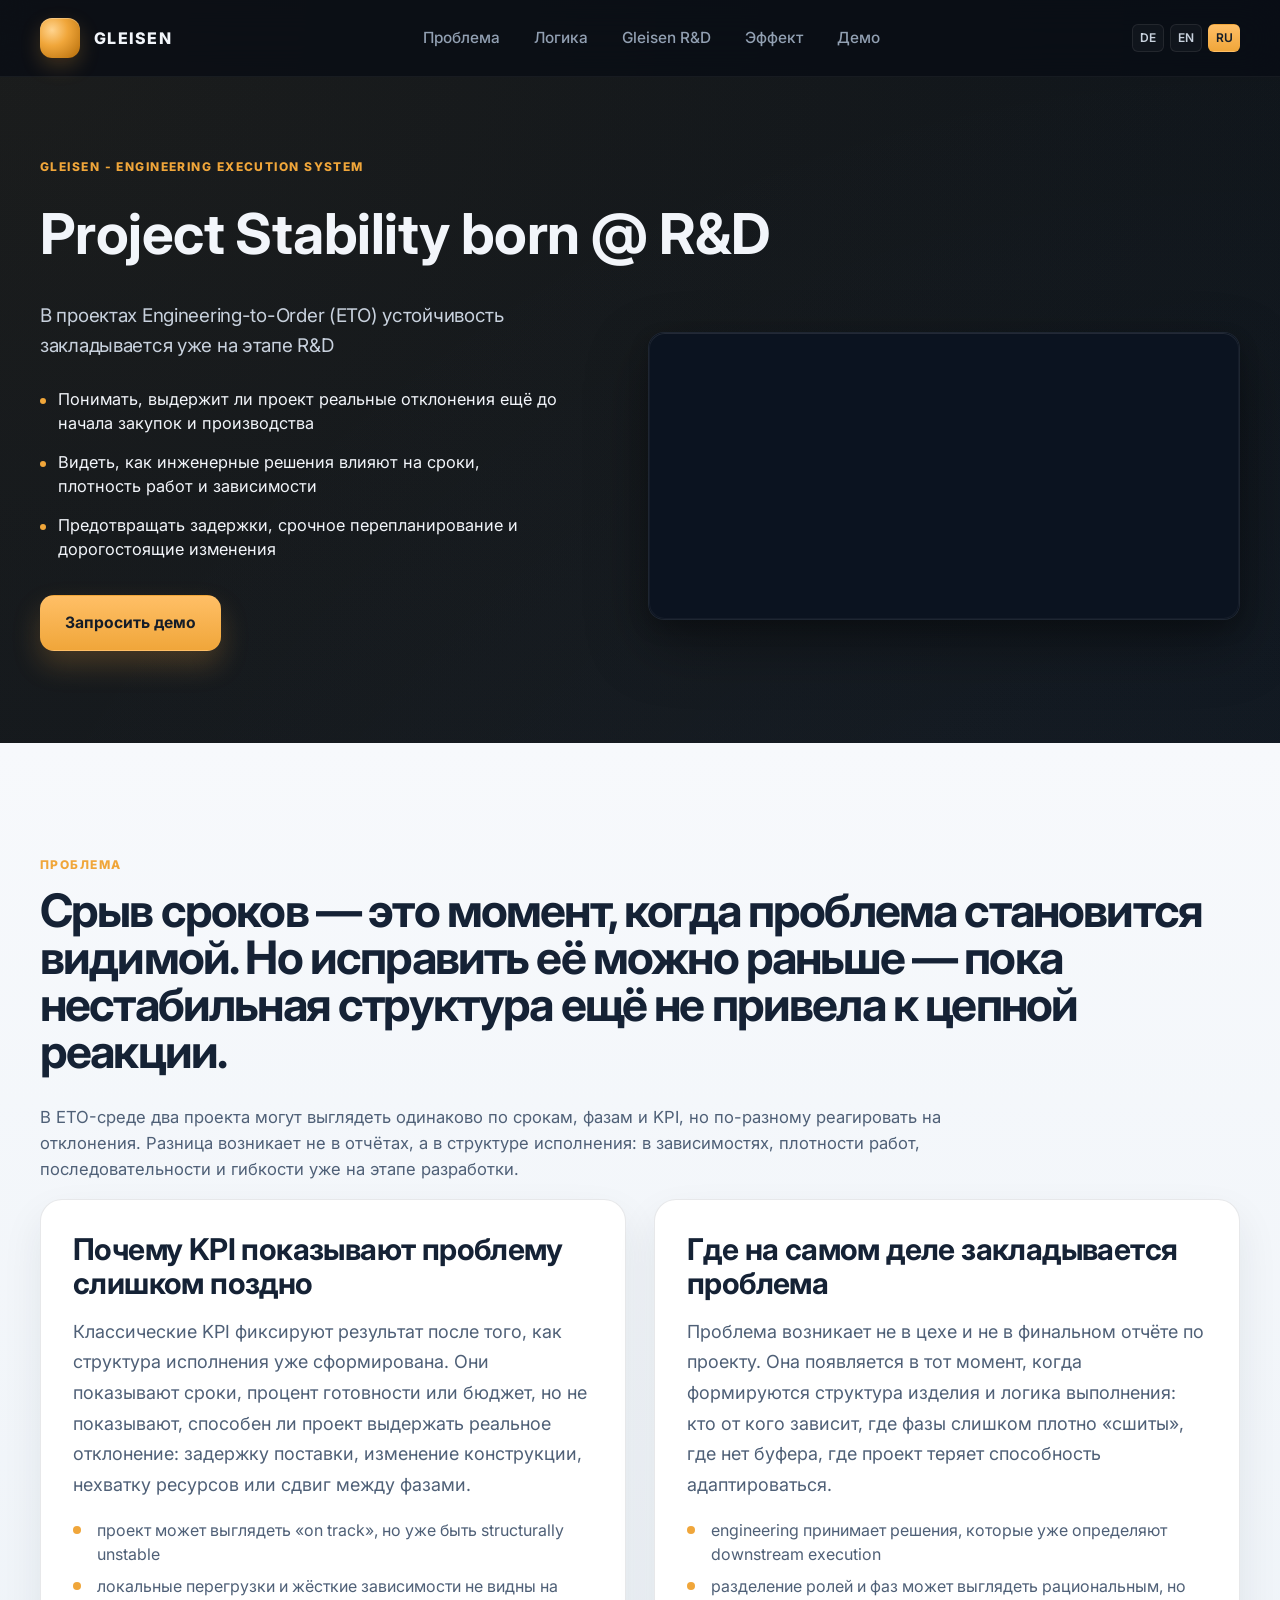
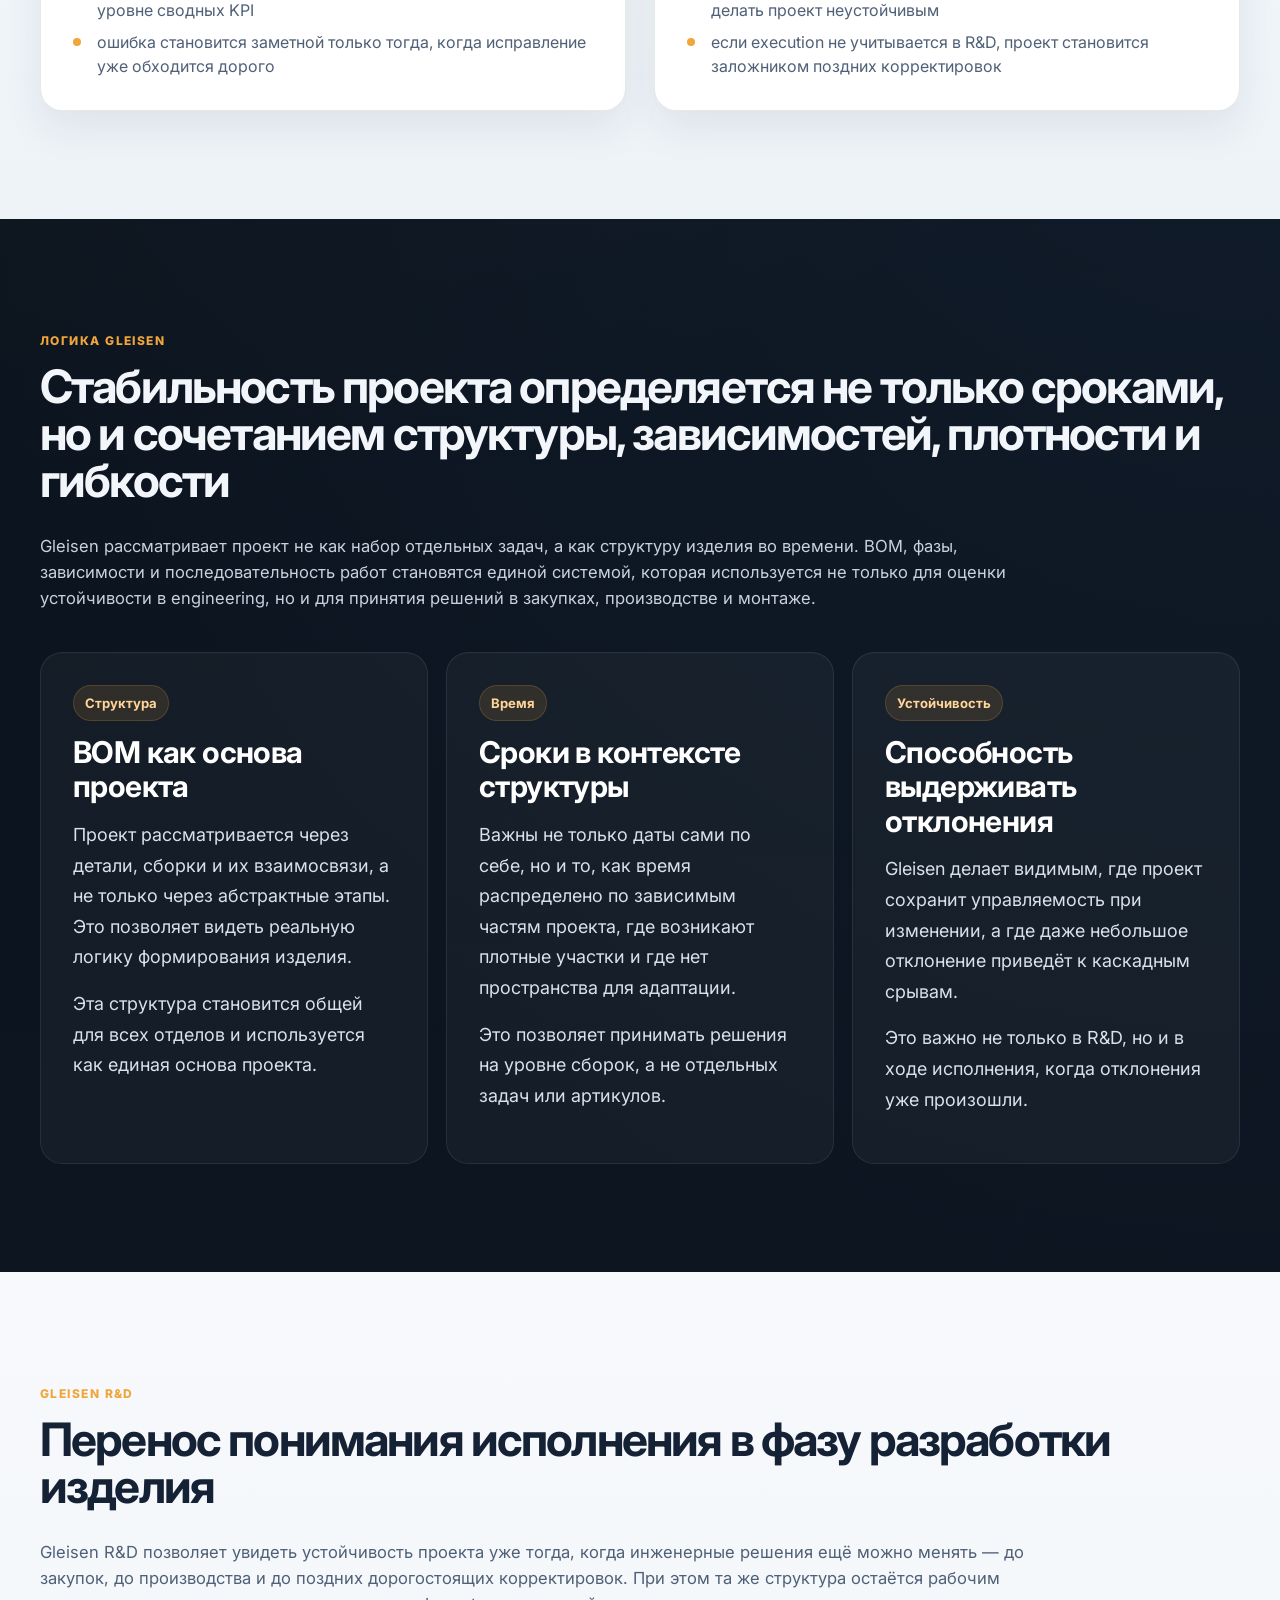
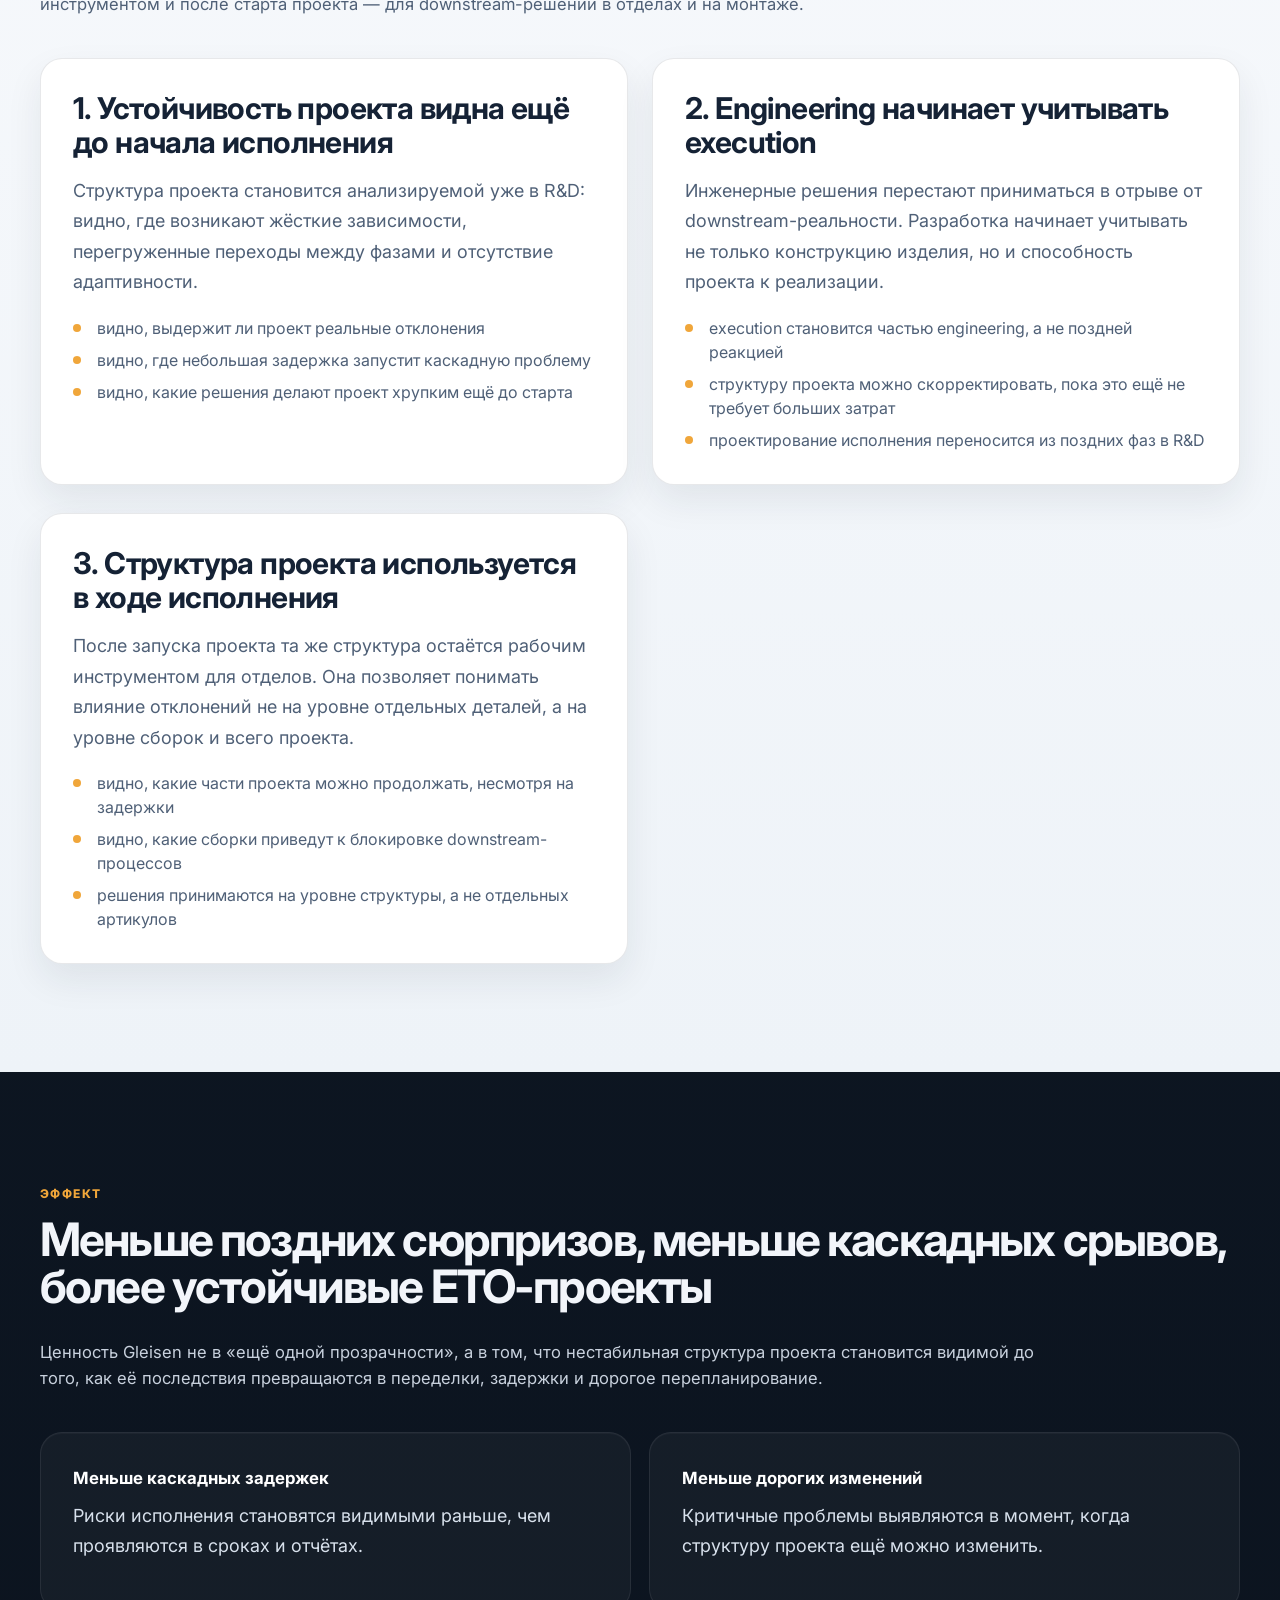
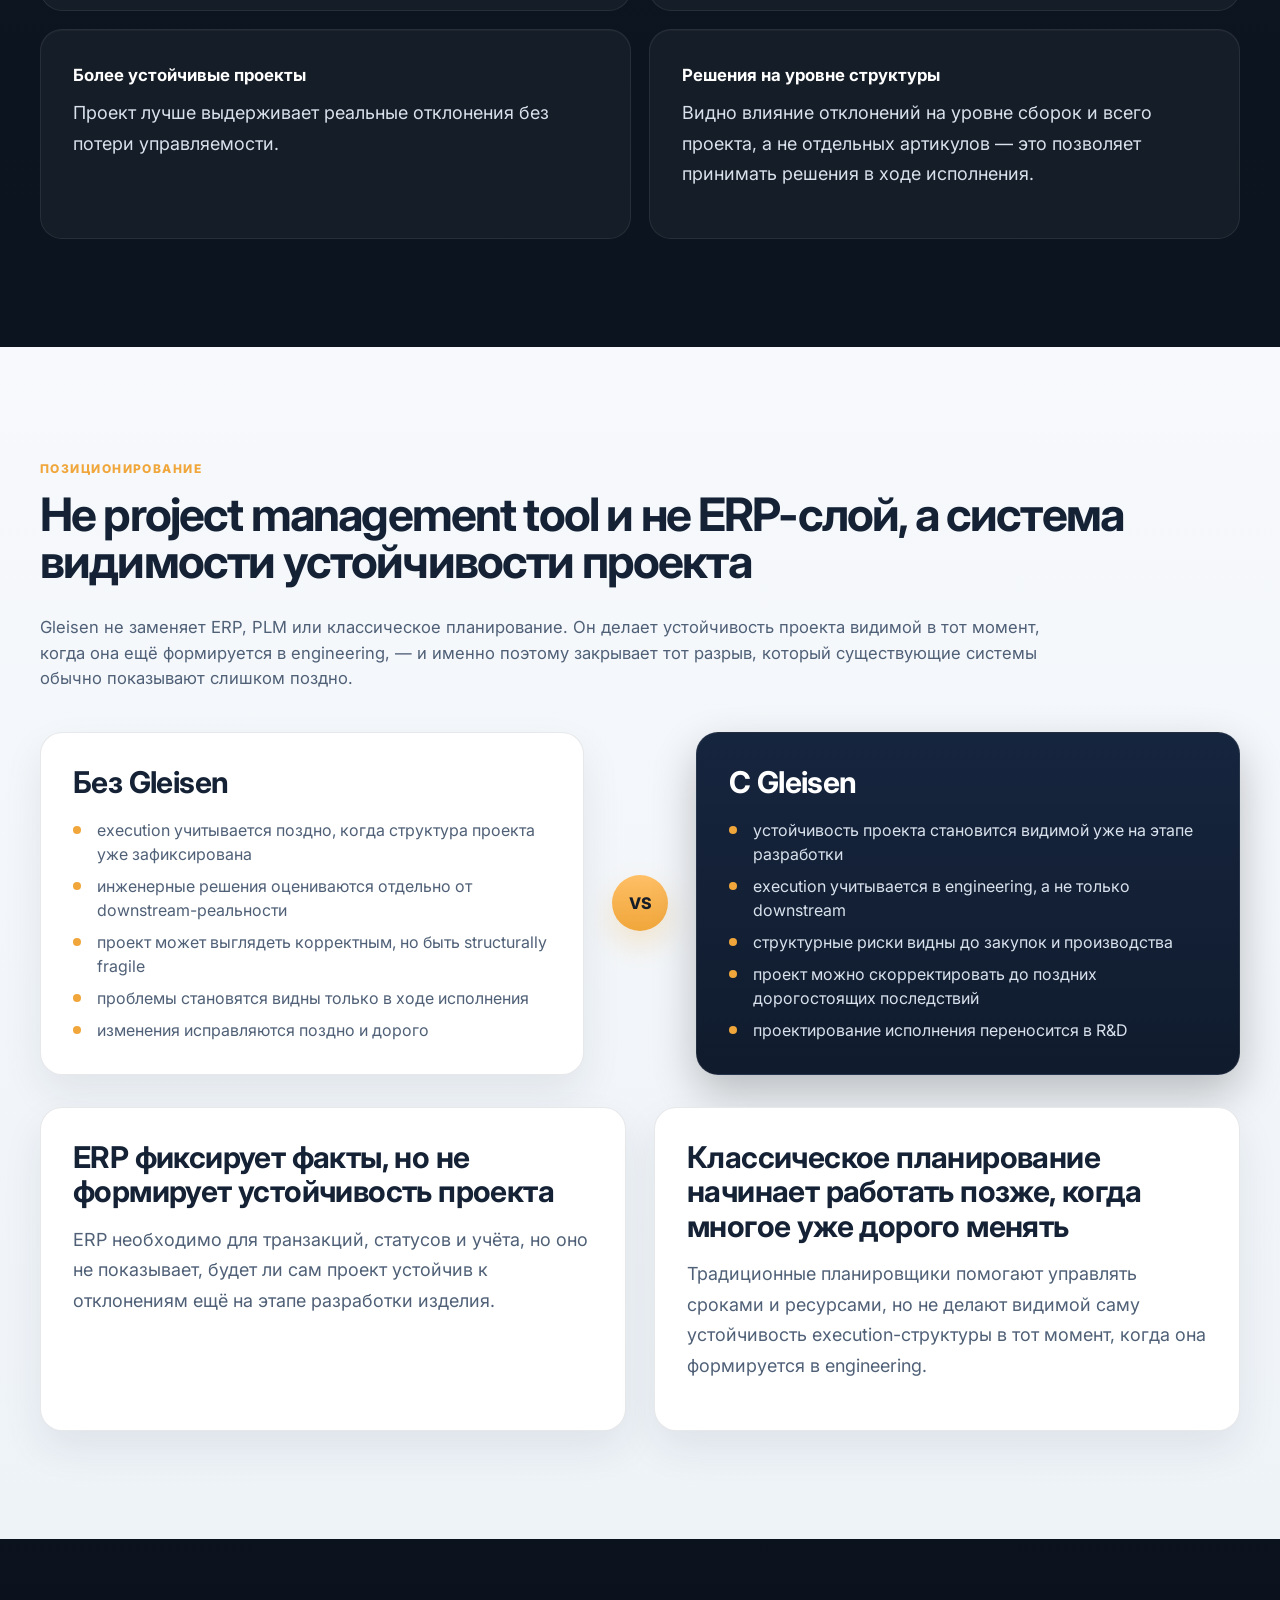
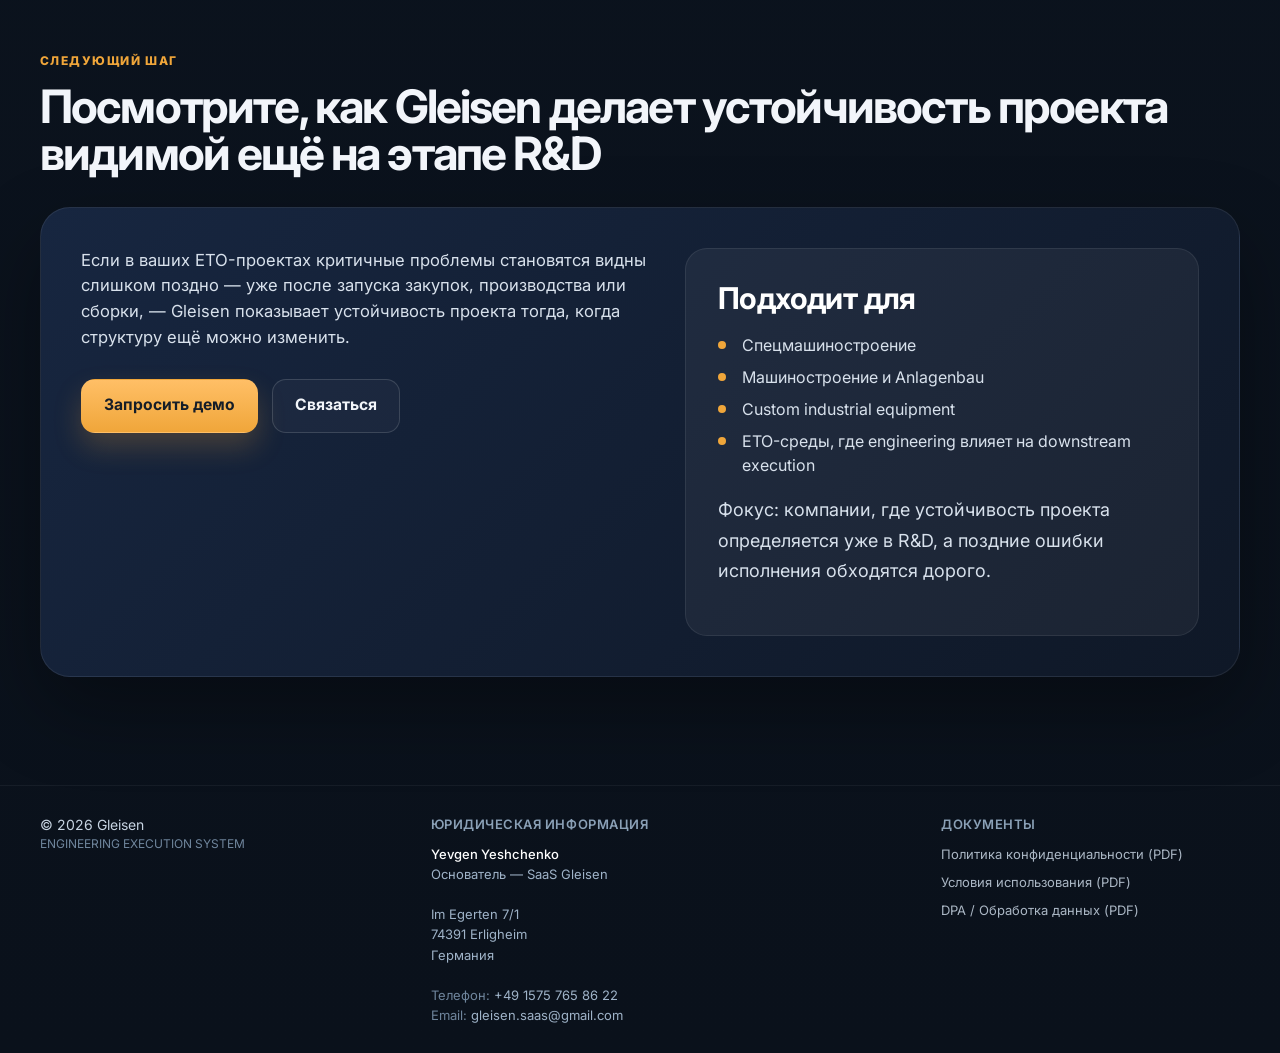
<file: ru.html>
<!DOCTYPE html>
<html lang="ru">

<head>
  <meta charset="UTF-8" />
  <meta name="viewport" content="width=device-width, initial-scale=1.0" />

  <title>Gleisen R&D — Project Stability born @ R&D</title>
  <meta name="description"
    content="Gleisen R&D делает устойчивость проекта видимой уже на этапе разработки изделия. Для ETO- и industrial-проектов, где исполнение определяется ещё на этапе engineering." />
  <meta name="keywords"
    content="Engineering-to-Order software, ETO платформа, project stability, execution stability, engineering execution system, Gleisen R&D, industrial SaaS, машиностроение SaaS, ETO planning, execution in engineering" />
  <meta name="robots" content="index,follow,max-image-preview:large,max-snippet:-1,max-video-preview:-1" />
  <meta name="author" content="Gleisen" />

  <link rel="canonical" href="https://www.gleisen.com/ru.html" />
  <link rel="alternate" hreflang="de" href="https://www.gleisen.com/" />
  <link rel="alternate" hreflang="en" href="https://www.gleisen.com/en.html" />
  <link rel="alternate" hreflang="ru" href="https://www.gleisen.com/ru.html" />
  <link rel="alternate" hreflang="x-default" href="https://www.gleisen.com/" />

  <meta property="og:type" content="website" />
  <meta property="og:title" content="Gleisen R&D — Project Stability born @ R&D" />
  <meta property="og:description"
    content="Gleisen делает устойчивость проекта видимой уже на этапе разработки — до закупок, производства и поздних дорогостоящих изменений." />
  <meta property="og:url" content="https://www.gleisen.com/ru.html" />
  <meta property="og:site_name" content="Gleisen" />
  <meta property="og:locale" content="ru_RU" />

  <meta name="twitter:card" content="summary_large_image" />
  <meta name="twitter:title" content="Gleisen R&D — Project Stability born @ R&D" />
  <meta name="twitter:description"
    content="Устойчивость проекта становится видимой уже на этапе R&D — до того, как ошибки исполнения становятся дорогостоящими." />

  <link rel="preconnect" href="https://fonts.googleapis.com">
  <link rel="preconnect" href="https://fonts.gstatic.com" crossorigin>
  <link href="https://fonts.googleapis.com/css2?family=Inter:wght@400;500;600;700;800&display=swap" rel="stylesheet">
  <link rel="stylesheet" href="styles.css" />

  <script type="application/ld+json">
  {
    "@context": "https://schema.org",
    "@type": "SoftwareApplication",
    "name": "Gleisen",
    "applicationCategory": "BusinessApplication",
    "operatingSystem": "Web",
    "description": "Gleisen R&D makes project stability visible during product development by connecting product structure, dependencies, time and execution logic in Engineering-to-Order environments.",
    "inLanguage": "ru",
    "offers": {
      "@type": "Offer",
      "price": "0",
      "priceCurrency": "EUR"
    }
  }
  </script>
  <script src="script.js" defer></script>
</head>

<body>
  <header class="site-header">
    <div class="container nav">
      <a href="index.html" class="brand" aria-label="Главная страница Gleisen">
        <span class="brand-mark" aria-hidden="true"></span>
        <span class="brand-text">GLEISEN</span>
      </a>

      <nav class="nav-links" aria-label="Основная навигация">
        <a href="#problem">Проблема</a>
        <a href="#platform">Логика</a>
        <a href="#solution">Gleisen R&amp;D</a>
        <a href="#impact">Эффект</a>
        <a href="#contact">Демо</a>
      </nav>

      <div class="header-actions">
        <div class="lang-switch" aria-label="Переключатель языка">
          <a href="index.html" lang="de">DE</a>
          <a href="en.html" lang="en">EN</a>
          <a href="ru.html" class="active" lang="ru">RU</a>
        </div>
      </div>
    </div>
  </header>

  <main>

    <section class="hero">
      <div class="container">
        <div class="hero-top">
          <span class="eyebrow">GLEISEN - ENGINEERING EXECUTION SYSTEM</span>
          <h1>Project Stability born @ R&amp;D</h1>
        </div>

        <div class="hero-grid">

          <div class="hero-left">

            <div class="hero-text">
              <p class="hero-subline">
                В проектах Engineering-to-Order (ETO) устойчивость закладывается уже на этапе R&amp;D
              </p>

              <div class="hero-points">
                <div class="item">Понимать, выдержит ли проект реальные отклонения ещё до начала закупок и производства</div>
                <div class="item">Видеть, как инженерные решения влияют на сроки, плотность работ и зависимости</div>
                <div class="item">Предотвращать задержки, срочное перепланирование и дорогостоящие изменения</div>
              </div>
            </div>

            <div class="btn-row hero-actions">
              <a href="#contact" class="btn btn-primary">Запросить демо</a>
            </div>

          </div>

          <div class="hero-right">
            <div class="hero-media" id="openVideo">
              <video class="hero-video" src="assets/dashboard.mp4" muted autoplay loop></video>
            </div>

            <div class="video-modal" id="videoModal">
              <div class="video-modal-backdrop"></div>
              <div class="video-modal-content">
                <video src="assets/dashboard.mp4" controls autoplay></video>
              </div>
            </div>

          </div>
        </div>
      </div>
    </section>

    <section id="problem" class="section light-section">
      <div class="container">
        <div class="section-header">
          <span class="eyebrow">Проблема</span>
          <h2 class="section-title">
            Срыв сроков — это момент, когда проблема становится видимой. Но исправить её можно раньше — пока
            нестабильная структура ещё не привела к цепной реакции.
          </h2>
        </div>

        <p class="section-intro narrow">
          В ETO-среде два проекта могут выглядеть одинаково по срокам, фазам и KPI, но по-разному реагировать
          на отклонения. Разница возникает не в отчётах, а в структуре исполнения: в зависимостях, плотности работ,
          последовательности и гибкости уже на этапе разработки.
        </p>

        <div class="cards-grid">
          <div class="card">
            <h3>Почему KPI показывают проблему слишком поздно</h3>
            <p>
              Классические KPI фиксируют результат после того, как структура исполнения уже сформирована. Они показывают
              сроки,
              процент готовности или бюджет, но не показывают, способен ли проект выдержать реальное отклонение: задержку
              поставки,
              изменение конструкции, нехватку ресурсов или сдвиг между фазами.
            </p>
            <ul class="list">
              <li>проект может выглядеть «on track», но уже быть structurally unstable</li>
              <li>локальные перегрузки и жёсткие зависимости не видны на уровне сводных KPI</li>
              <li>ошибка становится заметной только тогда, когда исправление уже обходится дорого</li>
            </ul>
          </div>

          <div class="card">
            <h3>Где на самом деле закладывается проблема</h3>
            <p>
              Проблема возникает не в цехе и не в финальном отчёте по проекту. Она появляется в тот момент, когда
              формируются
              структура изделия и логика выполнения: кто от кого зависит, где фазы слишком плотно «сшиты», где нет
              буфера,
              где проект теряет способность адаптироваться.
            </p>
            <ul class="list">
              <li>engineering принимает решения, которые уже определяют downstream execution</li>
              <li>разделение ролей и фаз может выглядеть рациональным, но делать проект неустойчивым</li>
              <li>если execution не учитывается в R&amp;D, проект становится заложником поздних корректировок</li>
            </ul>
          </div>
        </div>
      </div>
    </section>

    <section id="platform" class="section">
      <div class="container">
        <div class="section-header">
          <span class="eyebrow">Логика Gleisen</span>
          <h2 class="section-title">
            Стабильность проекта определяется не только сроками, но и сочетанием структуры, зависимостей, плотности и
            гибкости
          </h2>
        </div>

        <p class="section-intro">
          Gleisen рассматривает проект не как набор отдельных задач, а как структуру изделия во времени.
          BOM, фазы, зависимости и последовательность работ становятся единой системой,
          которая используется не только для оценки устойчивости в engineering,
          но и для принятия решений в закупках, производстве и монтаже.
        </p>

        <div class="flow-line">
          <div class="flow-card">
            <div class="label">Структура</div>
            <h3>BOM как основа проекта</h3>
            <p>
              Проект рассматривается через детали, сборки и их взаимосвязи, а не только через абстрактные этапы.
              Это позволяет видеть реальную логику формирования изделия.
            </p>
            <p>
              Эта структура становится общей для всех отделов и используется как единая основа проекта.
            </p>
          </div>

          <div class="flow-card">
            <div class="label">Время</div>
            <h3>Сроки в контексте структуры</h3>
            <p>
              Важны не только даты сами по себе, но и то, как время распределено по зависимым частям проекта,
              где возникают плотные участки и где нет пространства для адаптации.
            </p>
            <p>
              Это позволяет принимать решения на уровне сборок, а не отдельных задач или артикулов.
            </p>
          </div>

          <div class="flow-card">
            <div class="label">Устойчивость</div>
            <h3>Способность выдерживать отклонения</h3>
            <p>
              Gleisen делает видимым, где проект сохранит управляемость при изменении,
              а где даже небольшое отклонение приведёт к каскадным срывам.
            </p>
            <p>
              Это важно не только в R&amp;D, но и в ходе исполнения, когда отклонения уже произошли.
            </p>
          </div>
        </div>
      </div>
    </section>

    <section id="solution" class="section light-section">
      <div class="container">
        <div class="section-header">
          <span class="eyebrow">Gleisen R&amp;D</span>
          <h2 class="section-title">
            Перенос понимания исполнения в фазу разработки изделия
          </h2>
        </div>

        <p class="section-intro">
          Gleisen R&amp;D позволяет увидеть устойчивость проекта уже тогда, когда инженерные решения ещё можно менять —
          до закупок, до производства и до поздних дорогостоящих корректировок.
          При этом та же структура остаётся рабочим инструментом и после старта проекта —
          для downstream-решений в отделах и на монтаже.
        </p>

        <div class="split">
          <div class="feature-panel light panel-left">
            <h3>1. Устойчивость проекта видна ещё до начала исполнения</h3>
            <p>
              Структура проекта становится анализируемой уже в R&amp;D: видно, где возникают жёсткие зависимости,
              перегруженные переходы между фазами и отсутствие адаптивности.
            </p>
            <ul class="list">
              <li>видно, выдержит ли проект реальные отклонения</li>
              <li>видно, где небольшая задержка запустит каскадную проблему</li>
              <li>видно, какие решения делают проект хрупким ещё до старта</li>
            </ul>
          </div>

          <div class="feature-panel light panel-right">
            <h3>2. Engineering начинает учитывать execution</h3>
            <p>
              Инженерные решения перестают приниматься в отрыве от downstream-реальности.
              Разработка начинает учитывать не только конструкцию изделия, но и способность проекта к реализации.
            </p>
            <ul class="list">
              <li>execution становится частью engineering, а не поздней реакцией</li>
              <li>структуру проекта можно скорректировать, пока это ещё не требует больших затрат</li>
              <li>проектирование исполнения переносится из поздних фаз в R&amp;D</li>
            </ul>
          </div>
        </div>

        <div class="split" style="margin-top: 28px;">
          <div class="feature-panel light">
            <h3>3. Структура проекта используется в ходе исполнения</h3>
            <p>
              После запуска проекта та же структура остаётся рабочим инструментом для отделов.
              Она позволяет понимать влияние отклонений не на уровне отдельных деталей,
              а на уровне сборок и всего проекта.
            </p>
            <ul class="list">
              <li>видно, какие части проекта можно продолжать, несмотря на задержки</li>
              <li>видно, какие сборки приведут к блокировке downstream-процессов</li>
              <li>решения принимаются на уровне структуры, а не отдельных артикулов</li>
            </ul>
          </div>
        </div>
      </div>
    </section>

    <section id="impact" class="section">
      <div class="container">
        <div class="section-header">
          <span class="eyebrow">Эффект</span>
          <h2 class="section-title">
            Меньше поздних сюрпризов, меньше каскадных срывов, более устойчивые ETO-проекты
          </h2>
        </div>

        <p class="section-intro narrow">
          Ценность Gleisen не в «ещё одной прозрачности», а в том, что нестабильная структура проекта становится видимой
          до того, как её последствия превращаются в переделки, задержки и дорогое перепланирование.
        </p>

        <div class="value-grid">

          <div class="value-card">
            <strong>Меньше каскадных задержек</strong>
            <p>Риски исполнения становятся видимыми раньше, чем проявляются в сроках и отчётах.</p>
          </div>

          <div class="value-card">
            <strong>Меньше дорогих изменений</strong>
            <p>Критичные проблемы выявляются в момент, когда структуру проекта ещё можно изменить.</p>
          </div>

          <div class="value-card">
            <strong>Более устойчивые проекты</strong>
            <p>Проект лучше выдерживает реальные отклонения без потери управляемости.</p>
          </div>

          <div class="value-card">
            <strong>Решения на уровне структуры</strong>
            <p>Видно влияние отклонений на уровне сборок и всего проекта, а не отдельных артикулов — это позволяет
              принимать решения в ходе исполнения.</p>
          </div>
        </div>
      </div>
    </section>

    <section class="section light-section">
      <div class="container">
        <div class="section-header">
          <span class="eyebrow">Позиционирование</span>
          <h2 class="section-title">
            Не project management tool и не ERP-слой, а система видимости устойчивости проекта
          </h2>
        </div>

        <p class="section-intro">
          Gleisen не заменяет ERP, PLM или классическое планирование.
          Он делает устойчивость проекта видимой в тот момент, когда она ещё формируется в engineering, —
          и именно поэтому закрывает тот разрыв, который существующие системы обычно показывают слишком поздно.
        </p>

        <div class="compare compare-top">
          <div class="compare-card left">
            <h3>Без Gleisen</h3>
            <ul class="list">
              <li>execution учитывается поздно, когда структура проекта уже зафиксирована</li>
              <li>инженерные решения оцениваются отдельно от downstream-реальности</li>
              <li>проект может выглядеть корректным, но быть structurally fragile</li>
              <li>проблемы становятся видны только в ходе исполнения</li>
              <li>изменения исправляются поздно и дорого</li>
            </ul>
          </div>

          <div class="vs">VS</div>

          <div class="compare-card right">
            <h3>С Gleisen</h3>
            <ul class="list">
              <li>устойчивость проекта становится видимой уже на этапе разработки</li>
              <li>execution учитывается в engineering, а не только downstream</li>
              <li>структурные риски видны до закупок и производства</li>
              <li>проект можно скорректировать до поздних дорогостоящих последствий</li>
              <li>проектирование исполнения переносится в R&amp;D</li>
            </ul>
          </div>
        </div>

        <div class="cards-grid positioning-grid">
          <div class="card positioning-card">
            <h3>ERP фиксирует факты, но не формирует устойчивость проекта</h3>
            <p>
              ERP необходимо для транзакций, статусов и учёта, но оно не показывает, будет ли сам проект устойчив
              к отклонениям ещё на этапе разработки изделия.
            </p>
          </div>
          <div class="card positioning-card">
            <h3>Классическое планирование начинает работать позже, когда многое уже дорого менять</h3>
            <p>
              Традиционные планировщики помогают управлять сроками и ресурсами, но не делают видимой саму устойчивость
              execution-структуры в тот момент, когда она формируется в engineering.
            </p>
          </div>
        </div>
      </div>
    </section>

    <section id="contact" class="section">
      <div class="container">
        <div class="section-header">
          <span class="eyebrow">Следующий шаг</span>
          <h2 class="section-title">
            Посмотрите, как Gleisen делает устойчивость проекта видимой ещё на этапе R&amp;D
          </h2>
        </div>

        <div class="cta-panel">
          <div>
            <p class="section-intro narrow" style="margin-bottom: 28px;">
              Если в ваших ETO-проектах критичные проблемы становятся видны слишком поздно — уже после запуска закупок,
              производства или сборки, — Gleisen показывает устойчивость проекта тогда, когда структуру ещё можно
              изменить.
            </p>
            <div class="btn-row">
              <a href="mailto:gleisen.saas@gmail.com" class="btn btn-primary">Запросить демо</a>
              <a href="mailto:gleisen.saas@gmail.com" class="btn btn-secondary">Связаться</a>
            </div>
          </div>

          <div class="cta-box">
            <h3>Подходит для</h3>
            <ul class="list">
              <li>Спецмашиностроение</li>
              <li>Машиностроение и Anlagenbau</li>
              <li>Custom industrial equipment</li>
              <li>ETO-среды, где engineering влияет на downstream execution</li>
            </ul>
            <p style="margin-top:18px;">
              Фокус: компании, где устойчивость проекта определяется уже в R&amp;D, а поздние ошибки исполнения обходятся
              дорого.
            </p>
          </div>
        </div>
      </div>
    </section>
  </main>

  <footer class="footer">
    <div class="container footer-grid">

      <div class="footer-brand-block">
        <div class="footer-brand-line">© 2026 Gleisen</div>
        <div class="muted-small">
          ENGINEERING EXECUTION SYSTEM
        </div>
      </div>

      <div class="footer-legal">
        <div class="footer-title">Юридическая информация</div>

        <div class="footer-text">
          <strong>Yevgen Yeshchenko</strong><br>
          Основатель — SaaS Gleisen<br><br>

          Im Egerten 7/1<br>
          74391 Erligheim<br>
          Германия<br><br>

          <span class="footer-label">Телефон:</span> +49 1575 765 86 22<br>
          <span class="footer-label">Email:</span>
          <a href="mailto:gleisen.saas@gmail.com">gleisen.saas@gmail.com</a>
        </div>
      </div>

      <div class="footer-docs">
        <div class="footer-title">Документы</div>

        <nav class="footer-links">
          <a href="#" target="_blank" rel="noopener noreferrer">
            Политика конфиденциальности (PDF)
          </a>
          <a href="#" target="_blank" rel="noopener noreferrer">
            Условия использования (PDF)
          </a>
          <a href="#" target="_blank" rel="noopener noreferrer">
            DPA / Обработка данных (PDF)
          </a>
        </nav>
      </div>

    </div>
  </footer>

</body>

</html>
</file>
<file: styles.css>
:root {
  --bg: #0a111b;
  --bg-2: #0f1825;
  --bg-3: #142133;

  --panel: rgba(255, 255, 255, 0.04);
  --panel-strong: rgba(255, 255, 255, 0.06);
  --panel-light: #f7f9fc;
  --panel-light-2: #eef3f8;

  --text: #f2f5fa;
  --text-2: #c8d1dd;
  --text-3: #92a0b2;

  --text-dark: #152235;
  --text-dark-2: #4f6077;

  --text-on-dark: #ffffff;
  --text-on-dark-2: #d8e1ec;
  --text-on-dark-3: #b6c4d6;

  --line: rgba(255, 255, 255, 0.08);
  --line-2: rgba(255, 255, 255, 0.14);
  --line-dark: rgba(21, 34, 53, 0.10);

  --accent: #f0a63a;
  --accent-2: #ffbf66;
  --accent-dark: #d88b17;

  --success: #3fbf8e;
  --warn: #f0a63a;
  --danger: #ea6c6c;
  --info: #70a7ff;

  --radius-s: 10px;
  --radius-m: 16px;
  --radius-l: 22px;
  --radius-xl: 30px;

  --shadow-s: 0 10px 24px rgba(0, 0, 0, 0.18);
  --shadow-m: 0 18px 44px rgba(0, 0, 0, 0.24);
  --shadow-l: 0 32px 80px rgba(0, 0, 0, 0.32);

  --max-width: 1200px;
  --section-space: 108px;
  --section-space-mobile: 72px;
}

*,
*::before,
*::after {
  box-sizing: border-box;
}

html {
  scroll-behavior: smooth;
}

body {
  margin: 0;
  font-family: "Inter", system-ui, -apple-system, BlinkMacSystemFont, "Segoe UI", sans-serif;
  color: var(--text);
  background:
    radial-gradient(circle at 0% 0%, rgba(240, 166, 58, 0.08) 0%, transparent 28%),
    radial-gradient(circle at 100% 20%, rgba(112, 167, 255, 0.06) 0%, transparent 24%),
    linear-gradient(180deg, #09111a 0%, #0d1622 48%, #0a111b 100%);
  line-height: 1.55;
  -webkit-font-smoothing: antialiased;
  text-rendering: optimizeLegibility;
}

img,
video {
  display: block;
  max-width: 100%;
}

a {
  color: inherit;
  text-decoration: none;
}

.container {
  width: min(var(--max-width), calc(100% - 48px));
  margin: 0 auto;
}

.section {
  padding: var(--section-space) 0;
  position: relative;
}

.light-section {
  background: linear-gradient(180deg, #f7f9fc 0%, #eef3f8 100%);
  color: var(--text-dark);
}

.light-section h1,
.light-section h2,
.light-section h3,
.light-section strong {
  color: var(--text-dark);
}

.light-section p,
.light-section li,
.light-section .muted-small,
.light-section .lead,
.light-section .section-intro {
  color: var(--text-dark-2);
}

/* HEADER */

.site-header {
  position: sticky;
  top: 0;
  z-index: 100;
  backdrop-filter: blur(18px);
  background: rgba(7, 12, 20, 0.72);
  border-bottom: 1px solid rgba(255, 255, 255, 0.05);
}

.nav {
  min-height: 76px;
  display: flex;
  align-items: center;
  justify-content: space-between;
  gap: 24px;
}

.brand {
  display: inline-flex;
  align-items: center;
  gap: 14px;
  font-weight: 800;
  letter-spacing: 0.08em;
}

.brand-mark {
  width: 40px;
  height: 40px;
  border-radius: 12px;
  background: radial-gradient(circle at 30% 30%, #ffd48f 0%, #f0a63a 40%, #b36b08 100%);
  box-shadow:
    inset 0 1px 0 rgba(255, 255, 255, 0.28),
    0 8px 20px rgba(240, 166, 58, 0.22);
}

.brand-text {
  font-size: 1rem;
  color: var(--text);
}

.nav-links {
  display: flex;
  gap: 34px;
  align-items: center;
  color: var(--text-3);
  font-size: 0.96rem;
  font-weight: 500;
}

.nav-links a:hover {
  color: var(--text);
}

.header-actions {
  display: flex;
  align-items: center;
  gap: 12px;
}

.lang-switch {
  display: flex;
  gap: 6px; /* было 8 */
  align-items: center;
}

.lang-switch a {
  width: 32px;   /* было 42 */
  height: 28px;  /* было 42 */
  padding: 0;
  border-radius: 6px; /* было 12 */
  border: 1px solid var(--line);
  color: var(--text-2);
  background: rgba(255, 255, 255, 0.03);
  font-size: 0.75rem; /* было 0.88 */
  font-weight: 600;   /* было 700 */
  line-height: 1;
  display: inline-flex;
  align-items: center;
  justify-content: center;
  transition: all 0.18s ease;
}

.lang-switch a:hover {
  background: rgba(255, 255, 255, 0.07);
  color: var(--text);
}

.lang-switch a.active {
  color: #151d28;
  background: linear-gradient(180deg, var(--accent-2) 0%, var(--accent) 100%);
  border-color: transparent;
}

/* TYPOGRAPHY */

.eyebrow {
  display: inline-block;
  margin-bottom: 16px;
  font-size: 12px;
  line-height: 1;
  font-weight: 800;
  letter-spacing: 0.12em;
  text-transform: uppercase;
  color: var(--accent);
}

h1,
h2,
h3 {
  margin: 0 0 18px;
  line-height: 1.02;
}

.hero-top h1 {
  letter-spacing: -0.01em;
}

h2 {
  letter-spacing: 0.01em;
}

h1 {
  font-size: clamp(2.8rem, 4.2vw, 4.8rem);
}

h2 {
  font-size: clamp(2.2rem, 3.6vw, 3.8rem);
}

h3 {
  font-size: clamp(1.2rem, 1.8vw, 1.42rem);
}

p {
  margin: 0 0 16px;
  color: var(--text-2);
  font-size: 1.04rem;
}

.lead {
  font-size: 1.16rem;
  max-width: 66ch;
  color: var(--text-2);
}

.muted-small {
  color: var(--text-3);
  font-size: 0.94rem;
}

/* BUTTONS */

.btn-row {
  display: flex;
  flex-wrap: wrap;
  gap: 14px;
  margin-top: 8px;
}

.btn {
  display: inline-flex;
  align-items: center;
  justify-content: center;
  min-height: 54px;
  padding: 0 22px;
  border-radius: 14px;
  font-weight: 700;
  font-size: 0.98rem;
  border: 1px solid transparent;
  transition: all 0.18s ease;
  cursor: pointer;
  white-space: nowrap;
}

.btn:hover {
  transform: translateY(-1px);
}

.btn-primary {
  background: linear-gradient(180deg, var(--accent-2) 0%, var(--accent) 100%);
  color: #151d28;
  box-shadow: 0 14px 28px rgba(240, 166, 58, 0.22);
}

.btn-primary:hover {
  background: linear-gradient(180deg, #ffc978 0%, #e89a22 100%);
}

.btn-secondary {
  background: rgba(255, 255, 255, 0.03);
  border-color: var(--line-2);
  color: var(--text);
}

.btn-secondary:hover {
  background: rgba(255, 255, 255, 0.06);
}

/* SECTION HEADERS */

.section-header {
  width: 100%;
  margin-bottom: 30px;
}

.section-title {
  width: 100%;
  max-width: none;
  margin: 0;
  line-height: 1.02;
  letter-spacing: -0.04em;
  text-wrap: normal;
}

.section-intro {
  max-width: 1000px;
}

.section-intro.narrow {
  max-width: 1000px;
}

/* HERO */

.hero {
  padding: 60px 0 92px;
}

.hero-top {
  margin-bottom: 40px;
  max-width: 100%;
}

.hero-top h1 {
  margin: 0;
  max-width: none;
  width: 100%;
  font-size: clamp(2.7rem, 4.4vw, 4.6rem);
  line-height: 0.96;
  text-wrap: balance;
}

.hero-top .eyebrow {
  display: block;
  margin-top: 24px;
  margin-bottom: 34px;
}

.hero-grid {
  display: grid;
  grid-template-columns: minmax(0, 520px) minmax(0, 1fr);
  gap: 88px;
  align-items: stretch;
}

.hero-left {
  display: flex;
  flex-direction: column;
  height: 100%;
}

.hero-text {
  margin-bottom: 0;
}

.hero-actions {
  margin-top: auto;
}

.hero-subline {
  margin: 0 0 26px;
  max-width: 500px;
  font-size: 1.18rem;
  line-height: 1.58;
  color: var(--text-2);
  letter-spacing: -0.015em;
}

.hero-points {
  display: grid;
  gap: 14px;
  margin: 0 0 34px;
}

.hero-points .item {
  position: relative;
  padding-left: 18px;
  font-size: 1.02rem;
  line-height: 1.5;
  color: var(--text);
}

.hero-points .item::before {
  content: "";
  position: absolute;
  left: 0;
  top: 11px;
  width: 6px;
  height: 6px;
  border-radius: 999px;
  background: var(--accent);
}

.hero .btn.btn-primary {
  min-height: 56px;
  padding: 0 24px;
  border-radius: 14px;
}

.hero-right {
  min-width: 0;
  display: flex;
  align-items: center;
  justify-content: flex-start;
  padding-top: 0;
}

.hero-media {
  position: relative;
  width: 100%;
  max-width: 960px;
  aspect-ratio: 1920 / 934;
  overflow: hidden;

  border-radius: 16px;
  background: #0b1320;
  border: 1px solid rgba(255, 255, 255, 0.08);

  box-shadow:
    0 24px 60px rgba(0, 0, 0, 0.35),
    0 8px 20px rgba(0, 0, 0, 0.2);

  transform: none;

  /* ДОБАВЬ ЭТО */
  cursor: pointer;
  transition: transform 0.2s ease, box-shadow 0.2s ease;
}

.hero-media:hover {
  transform: translateY(-6px);
  box-shadow:
    0 32px 80px rgba(0, 0, 0, 0.45),
    0 12px 30px rgba(0, 0, 0, 0.25);
}

.hero-media::before {
  content: "";
  position: absolute;
  inset: 0;
  border-radius: inherit;
  pointer-events: none;
  box-shadow:
    inset 0 1px 0 rgba(255,255,255,0.06),
    inset 0 0 0 1px rgba(255,255,255,0.04);
}

.hero-media::after {
  content: "";
  position: absolute;
  inset: -20px;
  z-index: -1;
  border-radius: 28px;
  background: radial-gradient(
    60% 60% at 50% 50%,
    rgba(240, 166, 58, 0.12),
    transparent 70%
  );
  filter: blur(20px);
  opacity: 0.7;
}

.hero-video {
  width: 100%;
  height: 100%;
  display: block;
  object-fit: contain;
  background: #0b1320;
}

.video-modal {
  position: fixed;
  inset: 0;
  z-index: 999;
  display: none;
}

.video-modal.active {
  display: block;
}

/* затемнение */
.video-modal-backdrop {
  position: absolute;
  inset: 0;
  background: rgba(5, 10, 18, 0.75);
  backdrop-filter: blur(8px);
}

/* сам контейнер */
.video-modal-content {
  position: absolute;
  inset: 50%;
  transform: translate(-50%, -50%) scale(0.92);
  width: min(1100px, 92vw);
  aspect-ratio: 16 / 9;

  border-radius: 20px;
  overflow: hidden;
  background: #000;

  box-shadow:
    0 40px 120px rgba(0,0,0,0.6);

  transition: all 0.25s ease;
}

/* анимация появления */
.video-modal.active .video-modal-content {
  transform: translate(-50%, -50%) scale(1);
}

/* видео внутри */
.video-modal video {
  width: 100%;
  height: 100%;
  object-fit: contain;
}

/* CARDS */

.cards-grid {
  display: grid;
  grid-template-columns: repeat(2, minmax(0, 1fr));
  gap: 28px;
}

.card,
.feature-panel,
.value-card,
.compare-card,
.cta-box,
.flow-card {
  padding: 32px;
  border-radius: 22px;
}

.card {
  background: #ffffff;
  border: 1px solid var(--line-dark);
  box-shadow: 0 18px 40px rgba(21, 34, 53, 0.08);
}

.card h3,
.feature-panel h3,
.compare-card h3,
.cta-box h3,
.flow-card h3 {
  margin-top: 0;
  margin-bottom: 16px;
  font-size: 30px;
  line-height: 1.15;
  letter-spacing: -0.02em;
}

.card p,
.feature-panel p,
.compare-card p,
.cta-box p,
.flow-card p,
.value-card p {
  font-size: 18px;
  line-height: 1.7;
}

.list {
  list-style: none;
  margin: 18px 0 0;
  padding: 0;
  display: grid;
  gap: 8px; /* было 12 */
}

.list li {
  position: relative;
  padding-left: 24px;
  line-height: 1.5; /* было 1.65 */
  margin-bottom: 0; /* убрать двойной отступ */
}

.list li::before {
  content: "";
  position: absolute;
  left: 0;
  top: 8px; /* было 10 — чуть подвинул под новый line-height */
  width: 8px;
  height: 8px;
  border-radius: 999px;
  background: var(--accent);
}

/* FLOW */

.flow-line {
  display: grid;
  grid-template-columns: repeat(3, 1fr);
  gap: 18px;
  margin-top: 40px;
}

.flow-card {
  background: rgba(255, 255, 255, 0.04);
  border: 1px solid var(--line);
  box-shadow: inset 0 1px 0 rgba(255, 255, 255, 0.02);
  color: var(--text-on-dark-2);
}

.flow-card h3 {
  color: var(--text-on-dark);
}

.flow-card p {
  color: var(--text-on-dark-2);
}

.flow-card .label {
  display: inline-block;
  padding: 7px 11px;
  margin-bottom: 14px;
  border-radius: 999px;
  font-size: 0.82rem;
  font-weight: 700;
  color: #ffd59a;
  background: rgba(240, 166, 58, 0.12);
  border: 1px solid rgba(240, 166, 58, 0.18);
}

/* SPLIT */

.split {
  display: grid;
  grid-template-columns: 1fr 1fr;
  gap: 24px;
  margin-top: 40px;
}

.feature-panel {
  position: relative;
  overflow: hidden;
}

.feature-panel.light {
  background: #ffffff;
  border: 1px solid var(--line-dark);
  box-shadow: 0 16px 36px rgba(21, 34, 53, 0.08);
}

.feature-panel.light p,
.feature-panel.light li {
  color: var(--text-dark-2);
}

/* VALUE */

.value-grid {
  display: grid;
  grid-template-columns: repeat(2, 1fr);
  gap: 18px;
  margin-top: 40px;
}

.value-card {
  background: rgba(255, 255, 255, 0.04);
  border: 1px solid var(--line);
  box-shadow: inset 0 1px 0 rgba(255, 255, 255, 0.03);
  color: var(--text-on-dark-2);
}

.value-card strong {
  display: block;
  margin-bottom: 10px;
  color: var(--text-on-dark);
  font-size: 1.05rem;
}

.value-card p {
  color: var(--text-on-dark-2);
}

/* COMPARE */

.compare {
  display: grid;
  grid-template-columns: minmax(0, 1fr) auto minmax(0, 1fr);
  gap: 28px;
  align-items: stretch;
}

.compare-top {
  margin-top: 40px;
}

.compare-card {
  min-height: 100%;
}

.compare-card.left {
  background: #ffffff;
  border: 1px solid var(--line-dark);
  box-shadow: 0 18px 40px rgba(21, 34, 53, 0.08);
}

.compare-card.left p,
.compare-card.left li {
  color: var(--text-dark-2);
}

.compare-card.right {
  background: linear-gradient(180deg, #16253e 0%, #101b2d 100%);
  border: 1px solid var(--line);
  box-shadow: var(--shadow-m);
  color: var(--text-on-dark-2);
}

.compare-card.right h3 {
  color: var(--text-on-dark);
}

.compare-card.right p,
.compare-card.right li {
  color: var(--text-on-dark-2);
}

.vs {
  align-self: center;
  justify-self: center;
  width: 56px;
  height: 56px;
  border-radius: 999px;
  display: flex;
  align-items: center;
  justify-content: center;
  font-weight: 800;
  color: #151d28;
  background: linear-gradient(180deg, var(--accent-2) 0%, var(--accent) 100%);
  box-shadow: 0 14px 30px rgba(240, 166, 58, 0.24);
}

.positioning-grid {
  grid-template-columns: repeat(2, minmax(0, 1fr));
  gap: 28px;
  margin-top: 32px;
}

.positioning-card {
  min-height: 260px;
}

/* CTA */

.cta-panel {
  display: grid;
  grid-template-columns: 1.05fr 0.95fr;
  gap: 36px;
  align-items: stretch;
  padding: 40px;
  border-radius: 30px;
  background: linear-gradient(135deg, #172640 0%, #0f1827 100%);
  border: 1px solid var(--line);
  box-shadow: var(--shadow-l);
  color: var(--text-on-dark-2);
}

.cta-panel h2,
.cta-panel h3,
.cta-panel strong {
  color: var(--text-on-dark);
}

.cta-panel p,
.cta-panel li,
.cta-panel .lead,
.cta-panel .section-intro {
  color: var(--text-on-dark-2);
}

.cta-box {
  background: rgba(255, 255, 255, 0.05);
  border: 1px solid rgba(255, 255, 255, 0.08);
  color: var(--text-on-dark-2);
}

.cta-box h3,
.cta-box strong {
  color: var(--text-on-dark);
}

.cta-box p,
.cta-box li {
  color: var(--text-on-dark-2);
}

/* FOOTER */

.footer {
  padding: 28px 0;
  border-top: 1px solid rgba(255, 255, 255, 0.05);
}

.footer-row {
  display: flex;
  justify-content: space-between;
  gap: 18px;
  flex-wrap: wrap;
  color: var(--text-3);
}

/* RESPONSIVE */

@media (max-width: 1120px) {
  .hero-grid,
  .split,
  .cta-panel {
    grid-template-columns: 1fr;
  }

  .flow-line,
  .value-grid,
  .cards-grid,
  .positioning-grid {
    grid-template-columns: 1fr 1fr;
  }

  .hero-right {
    padding-top: 0;
  }

  .compare {
    grid-template-columns: 1fr;
  }

  .vs {
    display: none;
  }
}

@media (max-width: 980px) {
  .hero {
    padding: 46px 0 72px;
  }

  .hero-top {
    margin-bottom: 20px;
  }

  .hero-grid {
    gap: 32px;
  }

  .hero-left {
    max-width: 100%;
    padding-top: 0;
  }

  .hero-subline {
    max-width: 100%;
    margin-bottom: 22px;
  }

  .hero-points {
    margin-bottom: 28px;
  }

  .hero-media {
    max-width: 100%;
  }

  .lang-switch a {
    width: 40px;
    height: 40px;
    border-radius: 10px;
  }
}

@media (max-width: 860px) {
  .nav-links {
    display: none;
  }
}

@media (max-width: 760px) {
  .container {
    width: min(var(--max-width), calc(100% - 24px));
  }

  .section {
    padding: var(--section-space-mobile) 0;
  }

  .hero {
    padding: 32px 0 44px;
  }

  .hero-top h1,
  .section-title {
    max-width: 100%;
  }

  .hero-top h1 {
    font-size: 3rem;
    line-height: 0.98;
  }

  .section-title {
    font-size: 34px;
    line-height: 1.06;
  }

  .section-intro {
    font-size: 18px;
  }

  .flow-line,
  .value-grid,
  .cards-grid,
  .positioning-grid {
    grid-template-columns: 1fr;
  }

  .card,
  .feature-panel,
  .compare-card,
  .cta-panel,
  .cta-box,
  .flow-card,
  .value-card {
    padding: 24px;
  }

  .card h3,
  .feature-panel h3,
  .compare-card h3,
  .cta-box h3,
  .flow-card h3 {
    font-size: 24px;
  }

  .header-actions {
    width: auto;
    justify-content: flex-end;
  }
}

@media (max-width: 640px) {
  .nav {
    min-height: 68px;
  }

  .brand-mark {
    width: 36px;
    height: 36px;
  }

  .brand-text {
    font-size: 0.94rem;
  }

  .lang-switch a {
    width: 36px;
    height: 36px;
    border-radius: 10px;
    font-size: 0.82rem;
  }

  .hero-top .eyebrow {
    margin-bottom: 14px;
  }

  .hero-top h1 {
    font-size: 2.55rem;
  }

  .hero-subline {
    font-size: 1.08rem;
    line-height: 1.55;
  }

  .hero-points .item {
    font-size: 0.96rem;
  }

  .hero .btn.btn-primary {
    min-height: 52px;
    padding: 0 20px;
  }
}

.footer-grid {
  display: grid;
  grid-template-columns: 1.2fr 1.6fr 1fr;
  gap: 32px;
  align-items: start; /* ключевое */
}

.footer-menu {
  display: flex;
  flex-wrap: wrap;
  justify-content: center;
  gap: 12px 22px;
}

.footer-lang {
  display: flex;
  gap: 12px;
  justify-content: flex-end;
}

.footer-lang a.active {
  font-weight: 700;
}

.footer-docs .footer-links {
  display: flex;
  flex-direction: column;
  gap: 8px;
  align-items: flex-start;
}

.footer-title {
  font-size: 13px;
  font-weight: 600;
  letter-spacing: 0.04em;
  text-transform: uppercase;
  color: #8aa0b6;
  margin-bottom: 10px;
}

.footer-text {
  font-size: 13px;       /* уменьшили */
  line-height: 1.55;
  color: #9fb3c8;
}

.footer-text strong {
  color: #ffffff;
  font-weight: 500;
}

.footer-description {
  font-size: 12px;
  line-height: 1.5;
  color: #6f859c;
  margin-top: 8px;
  max-width: 260px;
}

.footer-label {
  color: #6f859c;
}

.footer-docs a {
  font-size: 13px;
  color: #c7d4e2;
  text-decoration: none;
  transition: color 0.2s ease;
  opacity: 0.85;
}

.footer-links {
  display: flex;
  flex-direction: column;
  gap: 8px;
}

.footer-docs a:hover {
  color: #ffffff;
  opacity: 1;
}

.footer-brand-line {
  font-size: 14px;
  color: #c7d4e2;
}

.muted-small {
  font-size: 12px;
  color: #6f859c;
}

@media (max-width: 768px) {
  .footer-grid {
    grid-template-columns: 1fr;
    gap: 24px;
  }
}
</file>
